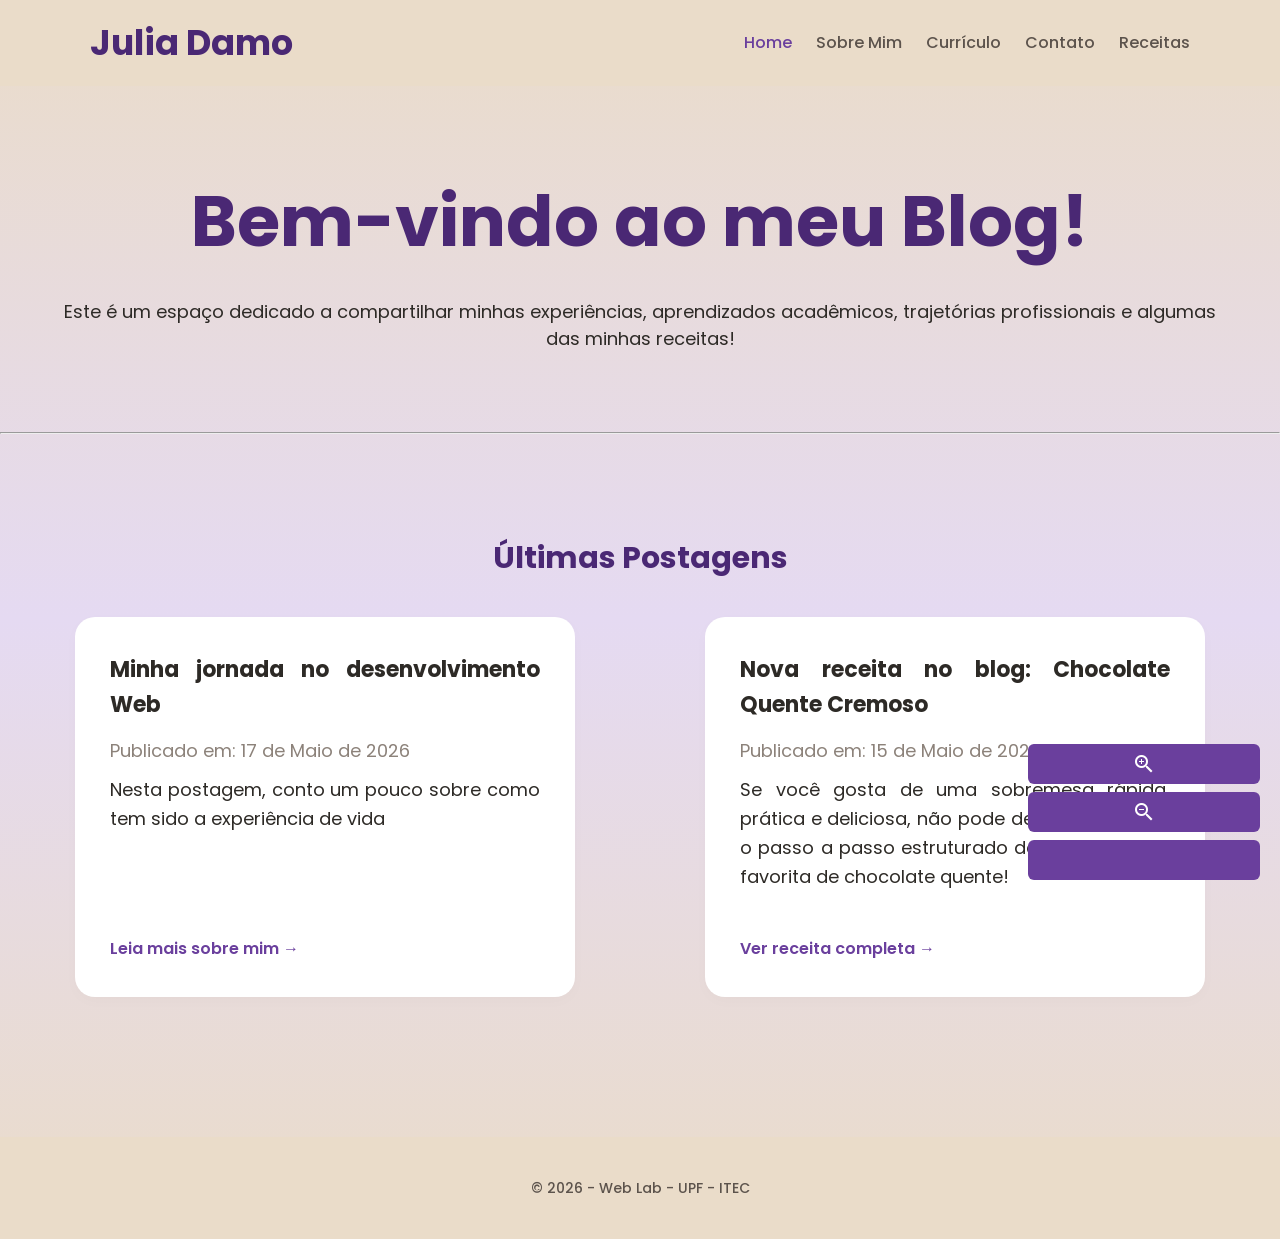
<file: index.html>
<!DOCTYPE html>
<html lang="pt-BR">

<head>
    <meta charset="UTF-8">
    <meta name="viewport" content="width=device-width, initial-scale=1.0">
    <title>Meu Blog - Home</title>
    
    <link href="css/style.css" rel="stylesheet">
    <link href="https://fonts.googleapis.com/icon?family=Material+Icons" rel="stylesheet">
</head>

<body>

    <header>
        <div class="cabecalho">
            <span class="logo">Julia Damo</span>
            <nav class="menu-principal">
                <ul>
                    <li><a href="index.html" class="active">Home</a></li>
                    <li><a href="about.html" ">Sobre Mim</a></li>
                    <li><a href="curriculum.html">Currículo</a></li>
                    <li><a href="contact.html">Contato</a></li>
                    <li><a href="receita.html">Receitas</a></li>
                </ul>
            </nav>
        </div>

    </header>

    <main>

        <section class="introducao">
            <h2>Bem-vindo ao meu Blog!</h2>
            <p>Este é um espaço dedicado a compartilhar minhas experiências, aprendizados acadêmicos, trajetórias
                profissionais e algumas das minhas receitas!</p>
        </section>
        <hr>
        <section class="secao-posts">
            <h2>Últimas Postagens</h2>
            <div class="cards">
                <div class="card-post">
                    <h3>Minha jornada no desenvolvimento Web</h3>
                    <p class="publicacao">
                        Publicado em: 17 de Maio de 2026
                    </p>

                    <p>
                        Nesta postagem, conto um pouco sobre como tem sido a experiência de vida
                    </p>

                    <a href="about.html" style="color: #6a3f9d; font-weight: 600; text-decoration: none;">
                        Leia mais sobre mim &rarr;
                    </a>
                </div>

                <div class="card-post">
                    <h3>Nova receita no blog: Chocolate Quente Cremoso</h3>

                    <p class="publicacao">
                        Publicado em: 15 de Maio de 2026
                    </p>

                    <p>
                        Se você gosta de uma sobremesa rápida, prática e deliciosa,
                        não pode deixar de conferir o passo a passo estruturado da
                        minha receita favorita de chocolate quente!
                    </p>

                    <a href="receitas/chocolatequente.html" style="color: #6a3f9d; font-weight: 600; text-decoration: none;">
                        Ver receita completa &rarr;
                    </a>
                </div>

            </div>
        </section>
    </main>

    <footer>
        <p>© 2026 - Web Lab - UPF - ITEC</p>
    </footer>

    <div class="controles-acessibilidade">
            <button id="btnAumentar" title="Aumentar Letra"><span class="material-icons">zoom_in</span></button>
            <button id="btnDiminuir" title="Diminuir Letra"><span class="material-icons">zoom_out</span></button>
            <button id="btnTheme" title="Alternar Tema"><span class="material-icons">dark_mode</span></button>
    </div>

    <script src="js/script.js"></script>

</body>

</html>
</file>
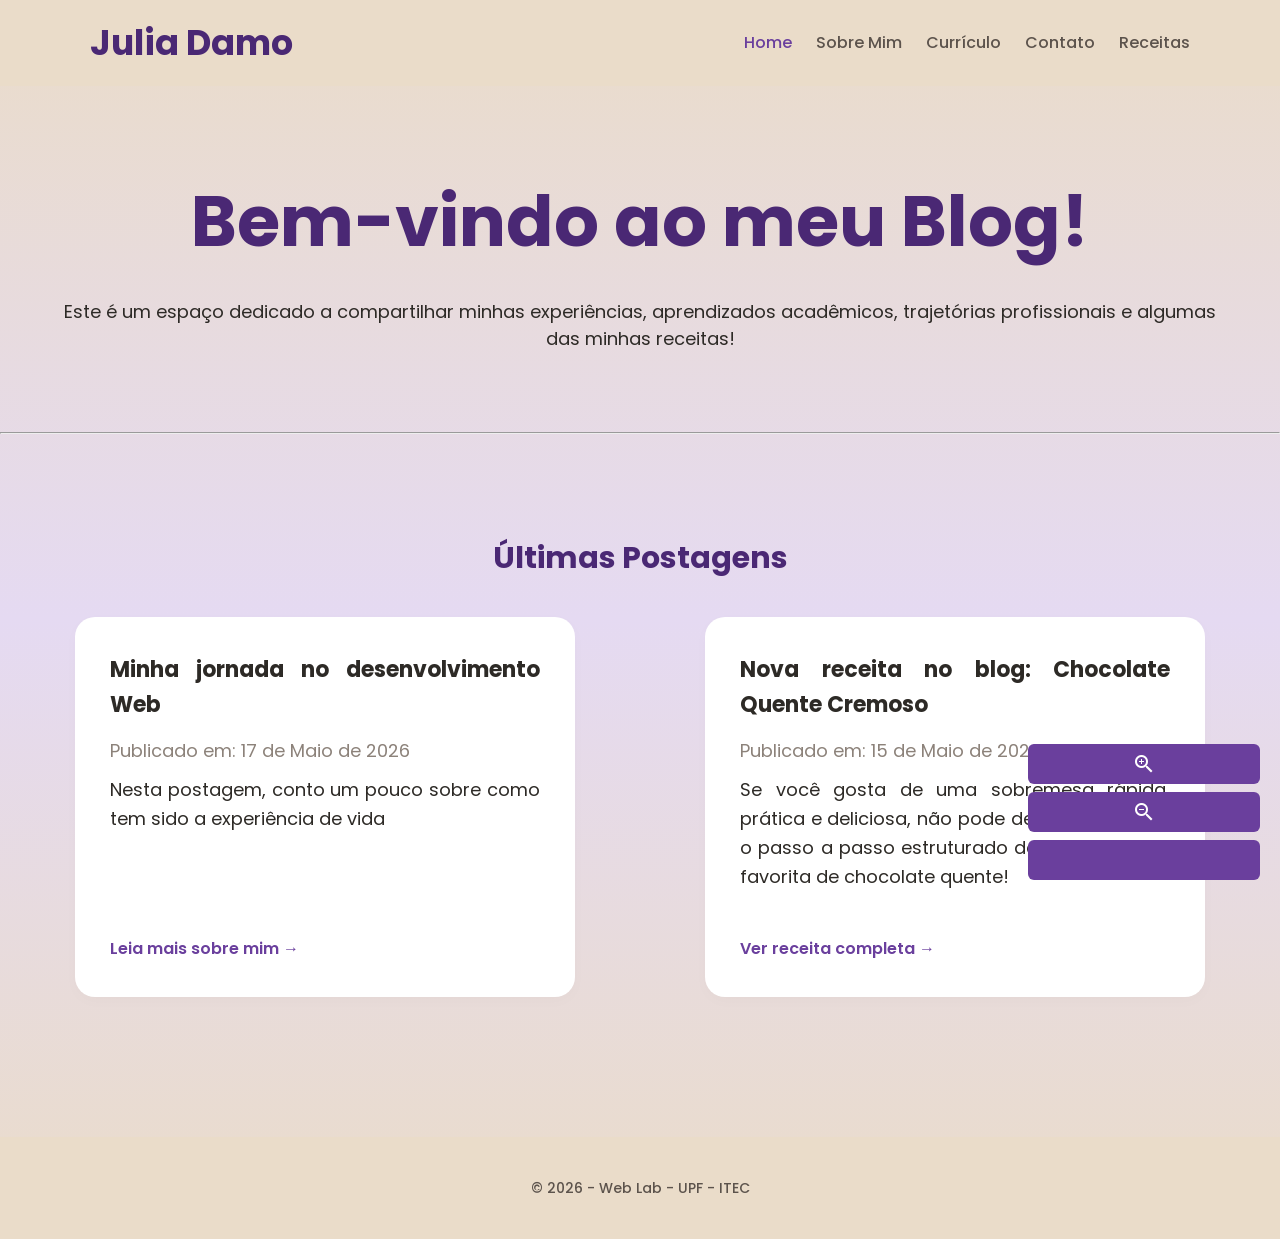
<file: paginas/index.html>
<!DOCTYPE html>
<html lang="pt-BR">

<head>
    <meta charset="UTF-8">
    <meta name="viewport" content="width=device-width, initial-scale=1.0">
    <title>Meu Blog - Home</title>
    
    <link href="../css/style.css" rel="stylesheet">
    <link href="https://fonts.googleapis.com/icon?family=Material+Icons" rel="stylesheet">
</head>

<body>

    <header>
        <div class="cabecalho">
            <span class="logo">Julia Damo</span>
            <nav class="menu-principal">
                <ul>
                    <li><a href="index.html" class="active">Home</a></li>
                    <li><a href="about.html" ">Sobre Mim</a></li>
                    <li><a href="curriculum.html">Currículo</a></li>
                    <li><a href="contact.html">Contato</a></li>
                    <li><a href="receita.html">Receitas</a></li>
                </ul>
            </nav>
        </div>

    </header>

    <main>

        <section class="introducao">
            <h2>Bem-vindo ao meu Blog!</h2>
            <p>Este é um espaço dedicado a compartilhar minhas experiências, aprendizados acadêmicos, trajetórias
                profissionais e algumas das minhas receitas!</p>
        </section>
        <hr>
        <section class="secao-posts">
            <h2>Últimas Postagens</h2>
            <div class="cards">
                <div class="card-post">
                    <h3>Minha jornada no desenvolvimento Web</h3>
                    <p class="publicacao">
                        Publicado em: 17 de Maio de 2026
                    </p>

                    <p>
                        Nesta postagem, conto um pouco sobre como tem sido a experiência de vida
                    </p>

                    <a href="../paginas/about.html" style="color: #6a3f9d; font-weight: 600; text-decoration: none;">
                        Leia mais sobre mim &rarr;
                    </a>
                </div>

                <div class="card-post">
                    <h3>Nova receita no blog: Chocolate Quente Cremoso</h3>

                    <p class="publicacao">
                        Publicado em: 15 de Maio de 2026
                    </p>

                    <p>
                        Se você gosta de uma sobremesa rápida, prática e deliciosa,
                        não pode deixar de conferir o passo a passo estruturado da
                        minha receita favorita de chocolate quente!
                    </p>

                    <a href="../receitas/chocolatequente.html" style="color: #6a3f9d; font-weight: 600; text-decoration: none;">
                        Ver receita completa &rarr;
                    </a>
                </div>

            </div>
        </section>
    </main>

    <footer>
        <p>© 2026 - Web Lab - UPF - ITEC</p>
    </footer>

    <div class="controles-acessibilidade">
            <button id="btnAumentar" title="Aumentar Letra"><span class="material-icons">zoom_in</span></button>
            <button id="btnDiminuir" title="Diminuir Letra"><span class="material-icons">zoom_out</span></button>
            <button id="btnTheme" title="Alternar Tema"><span class="material-icons">dark_mode</span></button>
    </div>

    <script src="../js/script.js"></script>

</body>

</html>
</file>
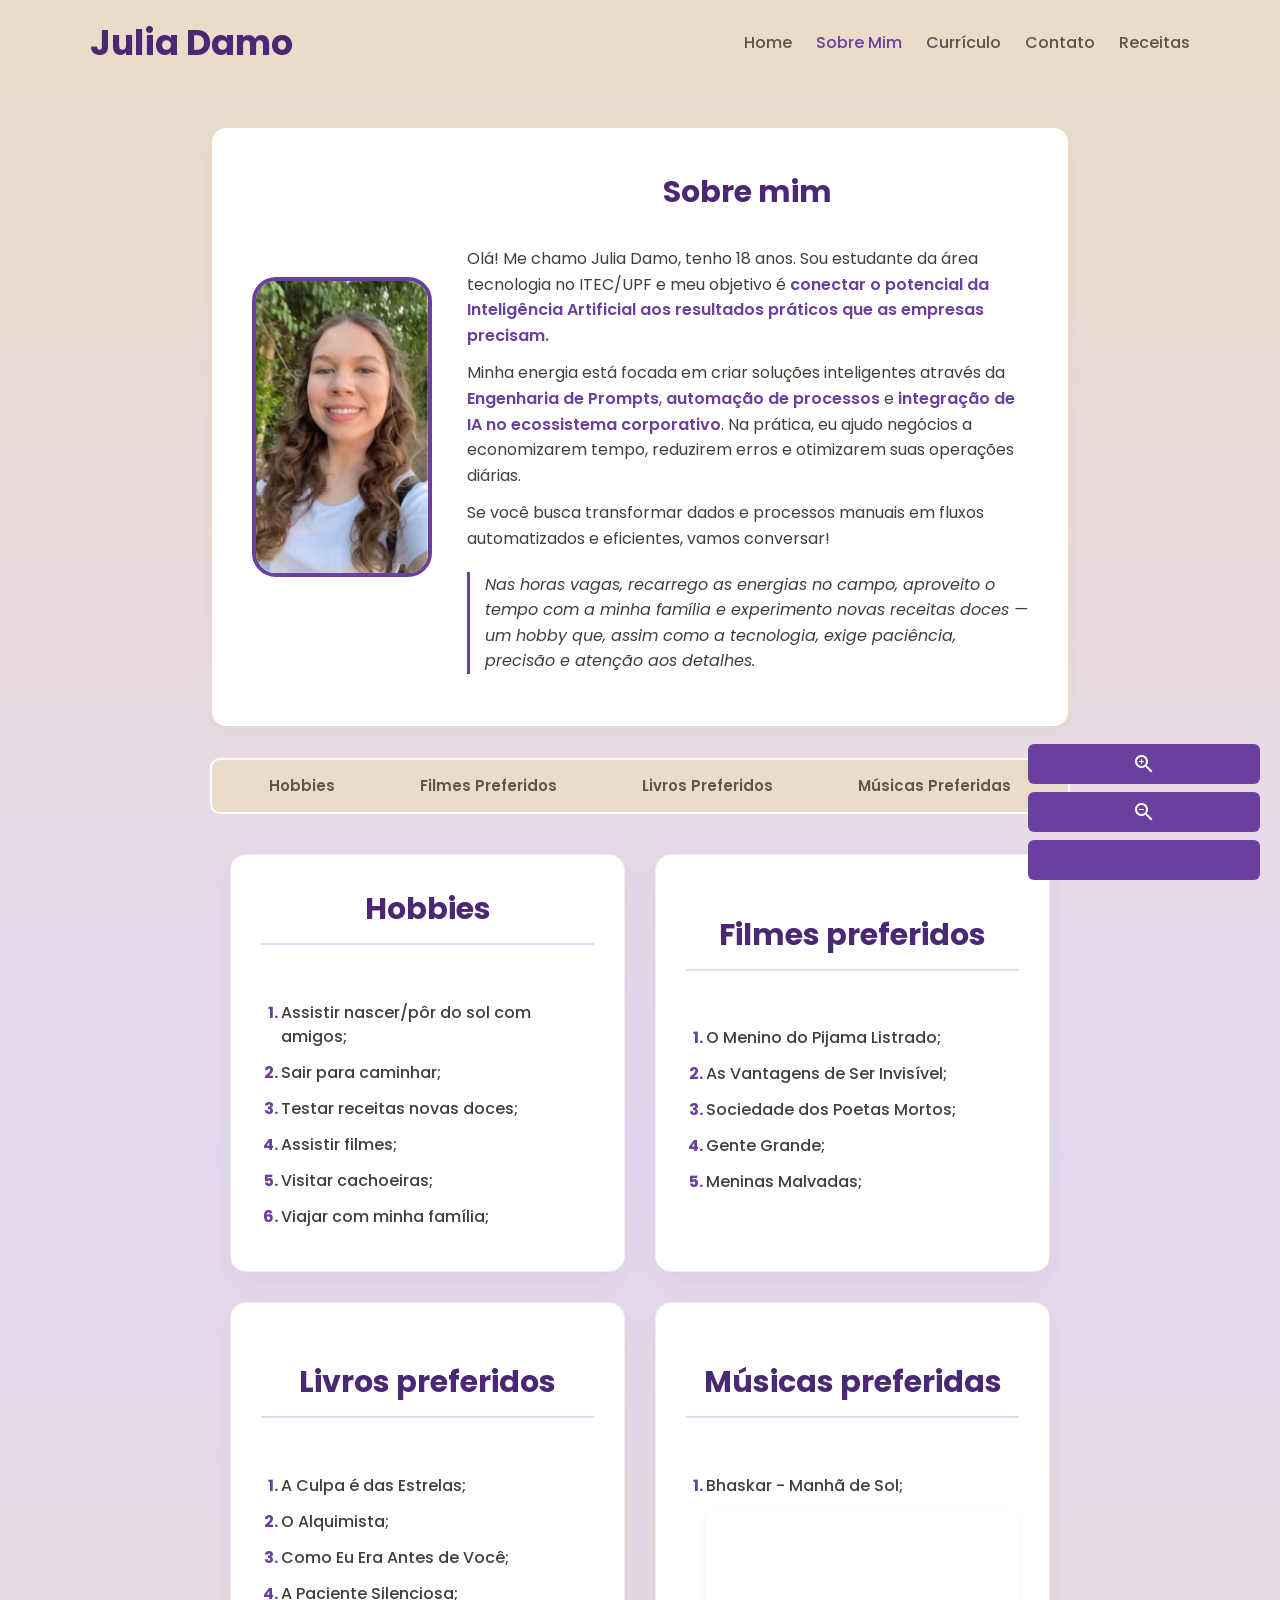
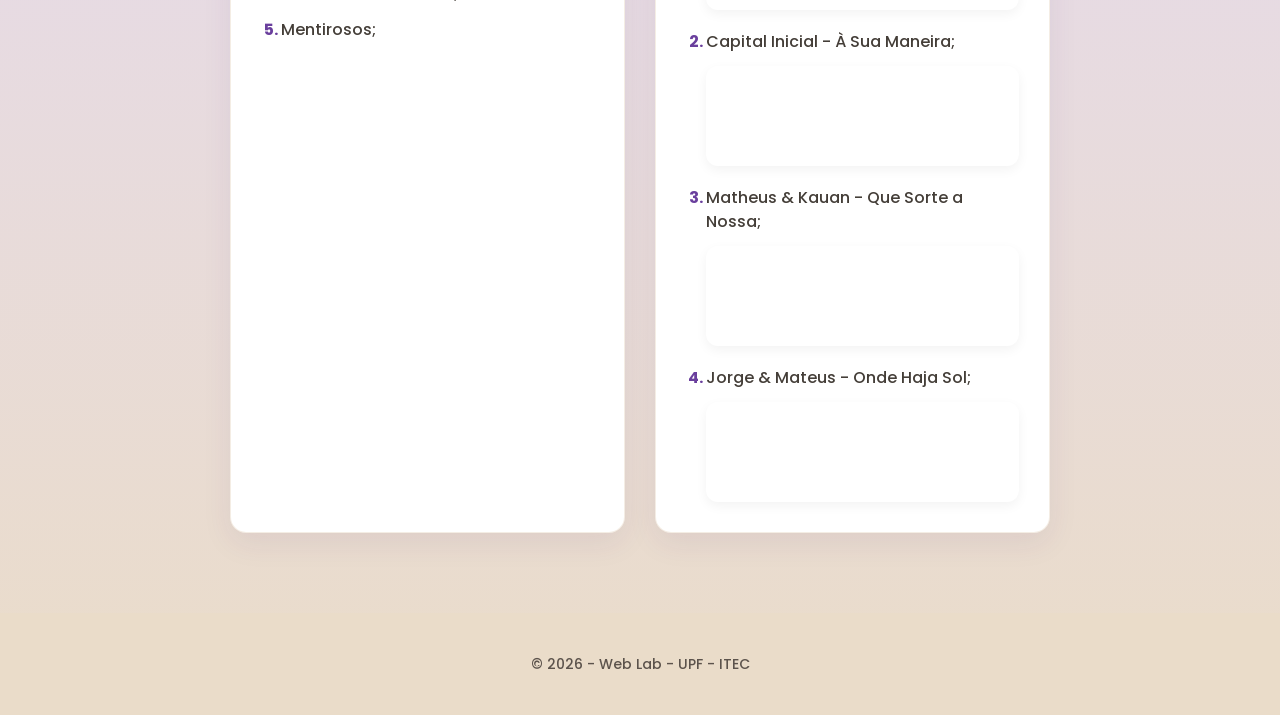
<file: about.html>
<!DOCTYPE html>
<html lang="pt-BR">

<head>
    <meta charset="UTF-8">
    <meta name="viewport" content="width=device-width, initial-scale=1.0">
    <title>Sobre Mim</title>

    <link href="css/style.css" rel="stylesheet">
    <link href="https://fonts.googleapis.com/icon?family=Material+Icons" rel="stylesheet">
    
</head>

<body>

    <header>
        <div class="cabecalho">
            <span class="logo">Julia Damo</span>
            <nav class="menu-principal">
                <ul>
                    <li><a href="index.html">Home</a></li>
                    <li><a href="about.html" class="active">Sobre Mim</a></li>
                    <li><a href="curriculum.html">Currículo</a></li>
                    <li><a href="contact.html">Contato</a></li>
                    <li><a href="receita.html">Receitas</a></li>
                </ul>
            </nav>
        </div>

    </header>

    <main class="container">
        
        <section>
            <div class="perfil-card">
                <img src="assets/myphoto.jpeg" alt="Minha foto de perfil profissional" class="profile-img">
                <div class="perfil-texto">
                    <h2>Sobre mim</h2>
                    <p>Olá! Me chamo Julia Damo, tenho 18 anos. Sou estudante da área tecnologia no ITEC/UPF e meu objetivo é <strong>conectar o potencial da Inteligência Artificial aos resultados práticos que as empresas precisam.</strong></p>
                    <p>
                        Minha energia está focada em criar soluções inteligentes através da <strong>Engenharia de Prompts</strong>, 
                        <strong>automação de processos</strong> e <strong>integração de IA no ecossistema corporativo</strong>. 
                        Na prática, eu ajudo negócios a economizarem tempo, reduzirem erros e otimizarem suas operações diárias.
                    </p>
                    <p>
                        Se você busca transformar dados e processos manuais em fluxos automatizados e eficientes, vamos conversar!
                    </p>
                    <p class="hobby-text">
                        Nas horas vagas, recarrego as energias no campo, aproveito o tempo com a minha família e experimento 
                        novas receitas doces — um hobby que, assim como a tecnologia, exige paciência, precisão e atenção aos detalhes.
                    </p>
                </div>
            </div>
        </section>

        <nav class="menu-ancoras">
            <a href="#Hobbies">Hobbies</a>
            <a href="#Filmes">Filmes Preferidos</a>
            <a href="#Livros">Livros Preferidos</a>
            <a href="#Musicas">Músicas Preferidas</a>
        </nav>

        <section class="listas-grid">
            
            <article id="Hobbies" class="lista-card">
                <h2>Hobbies</h2>
                <br>
                <ol>
                    <li>Assistir nascer/pôr do sol com amigos;</li>
                    <li>Sair para caminhar;</li>
                    <li>Testar receitas novas doces;</li>
                    <li>Assistir filmes;</li>
                    <li>Visitar cachoeiras;</li>
                    <li>Viajar com minha família;</li>
                </ol>
            </article>

            <article id="Filmes" class="lista-card">
                <br>
                <h2>Filmes preferidos</h2>
                <br>
                <ol>
                    <li>O Menino do Pijama Listrado;</li>
                    <li>As Vantagens de Ser Invisível;</li>
                    <li>Sociedade dos Poetas Mortos;</li>
                    <li>Gente Grande;</li>
                    <li>Meninas Malvadas;</li>
                </ol>
            </article>

            <article id="Livros" class="lista-card">
                <br>
                <h2>Livros preferidos</h2>
                <br>
                <ol>
                    <li>A Culpa é das Estrelas;</li>
                    <li>O Alquimista;</li>
                    <li>Como Eu Era Antes de Você;</li>
                    <li>A Paciente Silenciosa;</li>
                    <li>Mentirosos;</li>
                </ol>
            </article>

            <article id="Musicas" class="lista-card">
                <br>
                <h2>Músicas preferidas</h2>
                <br>
                <ol>
                    <li>Bhaskar - Manhã de Sol;</li>
                    <iframe data-testid="embed-iframe" style="border-radius:12px" src="https://open.spotify.com/embed/track/08Ytt6YGggnseK3QRjbvrU?utm_source=generator" width="100%" height="100" frameBorder="0" allowfullscreen="" allow="autoplay; clipboard-write; encrypted-media; fullscreen; picture-in-picture" loading="lazy"></iframe>
                    <li>Capital Inicial - À Sua Maneira;</li>
                    <iframe data-testid="embed-iframe" style="border-radius:12px" src="https://open.spotify.com/embed/track/21S2akASCzAq2ZJCMK0l2A?utm_source=generator" width="100%" height="100" frameBorder="0" allowfullscreen="" allow="autoplay; clipboard-write; encrypted-media; fullscreen; picture-in-picture" loading="lazy"></iframe>
                    <li>Matheus & Kauan - Que Sorte a Nossa;</li>
                    <iframe data-testid="embed-iframe" style="border-radius:12px" src="https://open.spotify.com/embed/track/44pllb9f5QwcrD2kKc0gS0?utm_source=generator" width="100%" height="100" frameBorder="0" allowfullscreen="" allow="autoplay; clipboard-write; encrypted-media; fullscreen; picture-in-picture" loading="lazy"></iframe>
                    <li>Jorge & Mateus - Onde Haja Sol;</li>
                    <iframe data-testid="embed-iframe" style="border-radius:12px" src="https://open.spotify.com/embed/track/1rDlMK0OQ1xwM6yP2wBewg?utm_source=generator" width="100%" height="100" frameBorder="0" allowfullscreen="" allow="autoplay; clipboard-write; encrypted-media; fullscreen; picture-in-picture" loading="lazy"></iframe>
                </ol>
            </article>

        </section>

    </main>

    <footer>
        <p>© 2026 - Web Lab - UPF - ITEC</p>
    </footer>

    <div class="controles-acessibilidade">
            <button id="btnAumentar" title="Aumentar Letra"><span class="material-icons">zoom_in</span></button>
            <button id="btnDiminuir" title="Diminuir Letra"><span class="material-icons">zoom_out</span></button>
            <button id="btnTheme" title="Alternar Tema"><span class="material-icons">dark_mode</span></button>
    </div>

    <script src="js/script.js"></script>

</body>
</html>
</file>
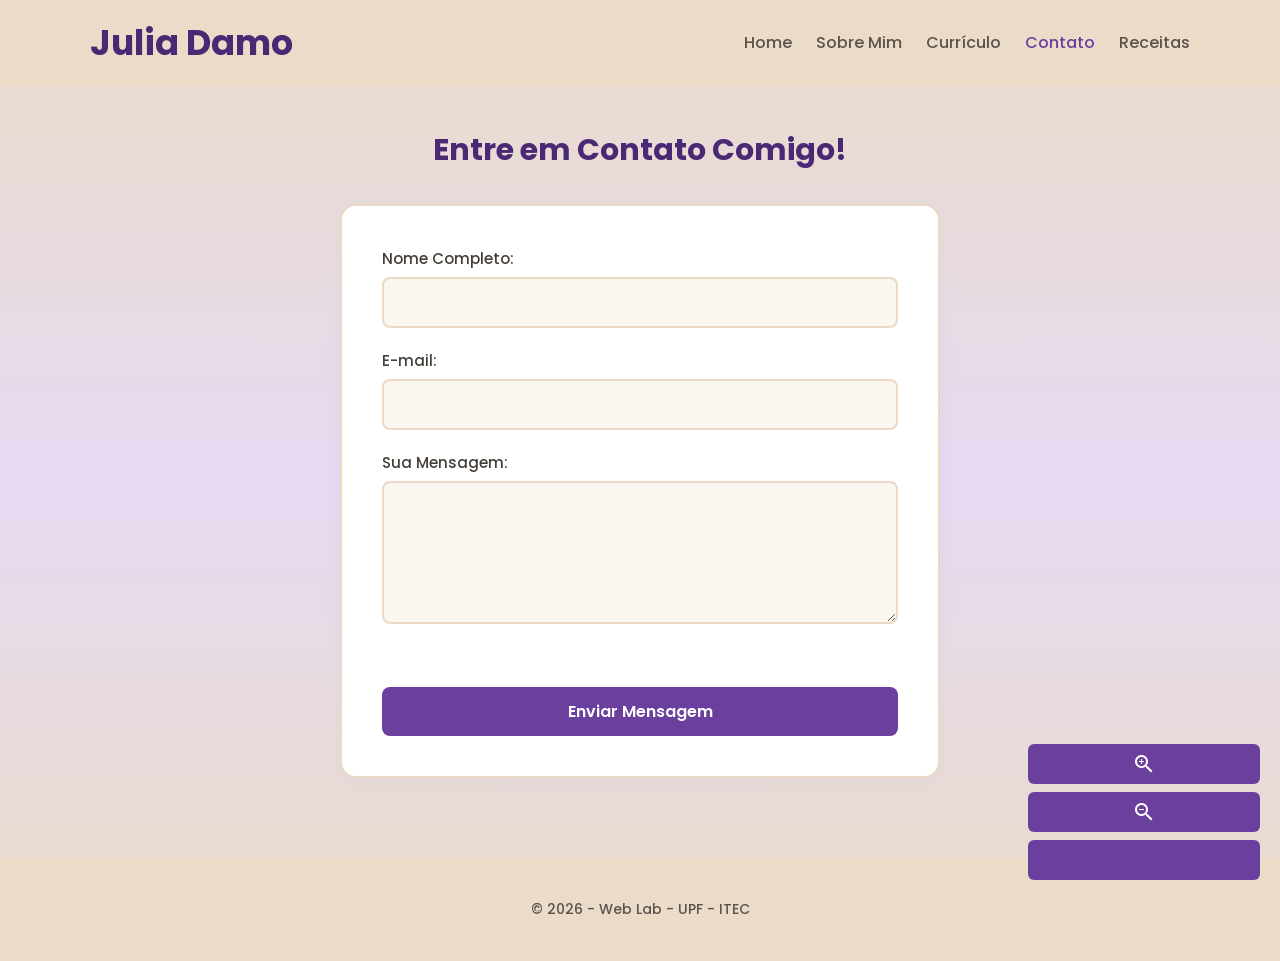
<file: contact.html>
<!DOCTYPE html>
<html lang="pt-BR">
<head>
    <meta charset="UTF-8">
    <meta name="viewport" content="width=device-width, initial-scale=1.0">
    <title>Contato</title>

    <link href="css/style.css" rel="stylesheet">
    <link href="https://fonts.googleapis.com/icon?family=Material+Icons" rel="stylesheet">
</head>
<body>

    <header>
        <div class="cabecalho">
            <span class="logo">Julia Damo</span>
            <nav class="menu-principal">
                <ul>
                    <li><a href="index.html">Home</a></li>
                    <li><a href="about.html">Sobre Mim</a></li>
                    <li><a href="curriculum.html">Currículo</a></li>
                    <li><a href="contact.html" class="active">Contato</a></li>
                    <li><a href="receita.html">Receitas</a></li>
                </ul>
            </nav>
        </div>

    </header>

    <main class="container">
        <section class="Formulário de Contato">
            <h2>Entre em Contato Comigo!</h2>
            <form id="contato">
                <div class="Nome Completo">
                    <label for="name">Nome Completo:</label>
                    <br>
                    <input type="text" id="name" name="name">
                </div>
                
                <div class="Email">
                    <label for="email">E-mail:</label>
                    <br>
                    <input type="email" id="email" name="email">
                </div>

                <div class="Sua Mensagem">
                    <label for="message">Sua Mensagem:</label>
                    <br>
                    <textarea id="message" name="message" rows="5"></textarea>
                </div>
                <br>
                <button type="submit" class="btn-submit">Enviar Mensagem</button>
                <p id="form-feedback" class="form-feedback"></p>
            </form>
        </section>
    </main>

    <footer>
        <p>© 2026 - Web Lab - UPF - ITEC</p>
    </footer>

    <div class="controles-acessibilidade">
            <button id="btnAumentar" title="Aumentar Letra"><span class="material-icons">zoom_in</span></button>
            <button id="btnDiminuir" title="Diminuir Letra"><span class="material-icons">zoom_out</span></button>
            <button id="btnTheme" title="Alternar Tema"><span class="material-icons">dark_mode</span></button>
    </div>

    <script src="js/script.js"></script>
    <script src="js/contact.js"></script>

</body>
</html>
</file>
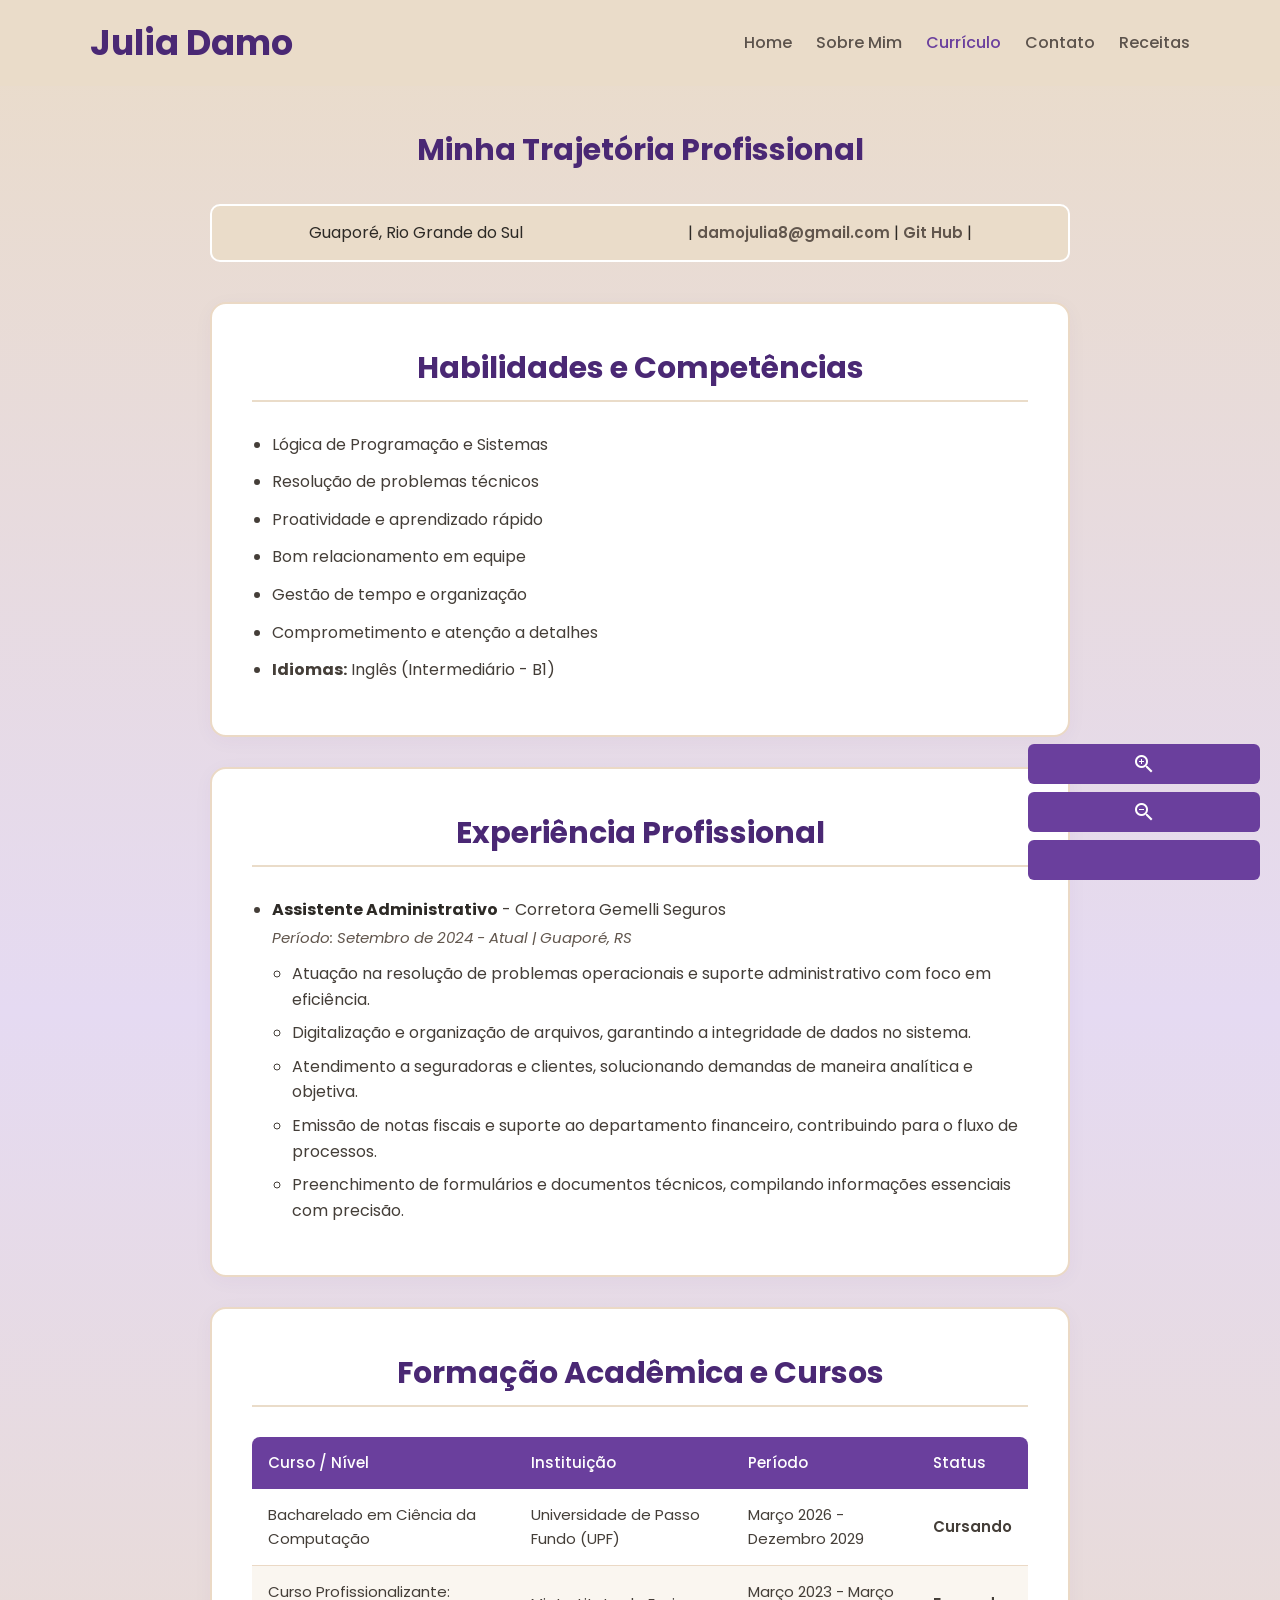
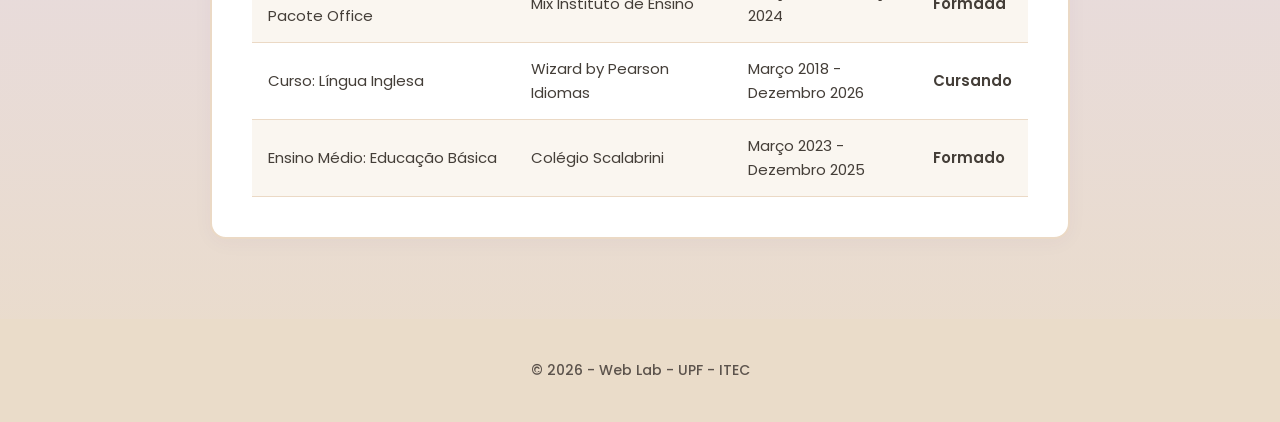
<file: curriculum.html>
<!DOCTYPE html>
<html lang="pt-BR">

<head>
    <meta charset="UTF-8">
    <meta name="viewport" content="width=device-width, initial-scale=1.0">
    <title>Currículo Profissional - Julia Damo</title>
    
    <link href="css/style.css" rel="stylesheet">
    <link href="https://fonts.googleapis.com/icon?family=Material+Icons" rel="stylesheet">
</head>

<body>

    <header>
        <div class="cabecalho">
            <span class="logo">Julia Damo</span>
            <nav class="menu-principal">
                <ul>
                    <li><a href="index.html">Home</a></li>
                    <li><a href="about.html">Sobre Mim</a></li>
                    <li><a href="curriculum.html" class="active">Currículo</a></li>
                    <li><a href="contact.html">Contato</a></li>
                    <li><a href="receita.html">Receitas</a></li>
                </ul>
            </nav>
        </div>

    </header>


    <main class="container">
        
        <h2>Minha Trajetória Profissional</h2>

        <div class="menu-ancoras">
           <p>Guaporé, Rio Grande do Sul</p>
            <p>
            | <a href="mailto:damojulia8@gmail.com">damojulia8@gmail.com</a> |  <a href="https://github.com/juliadamo">Git Hub</a> | 
            </p>
        </div>

        <section class="habilidades" id="Habilidades e Competências">
            <h2>Habilidades e Competências</h2>
            <ul>
                <li>Lógica de Programação e Sistemas</li>
                <li>Resolução de problemas técnicos</li>
                <li>Proatividade e aprendizado rápido</li>
                <li>Bom relacionamento em equipe</li>
                <li>Gestão de tempo e organização</li>
                <li>Comprometimento e atenção a detalhes</li>
                <li><strong>Idiomas:</strong> Inglês (Intermediário - B1)
                </li>
            </ul>
        </section>

        <section class="experiencia" id="Experiência Profissional">
            <h2>Experiência Profissional</h2>
            <ul>
                <li>
                    <strong>Assistente Administrativo</strong> - Corretora Gemelli Seguros
                    <p><em>Período: Setembro de 2024 - Atual | Guaporé, RS</em></p>
                    <ul>
                        <li>Atuação na resolução de problemas operacionais e suporte administrativo com foco em
                            eficiência.</li>
                        <li>Digitalização e organização de arquivos, garantindo a integridade de dados no sistema.</li>
                        <li>Atendimento a seguradoras e clientes, solucionando demandas de maneira analítica e
                            objetiva.</li>
                        <li>Emissão de notas fiscais e suporte ao departamento financeiro, contribuindo para o fluxo de
                            processos.</li>
                        <li>Preenchimento de formulários e documentos técnicos, compilando informações essenciais com
                            precisão.</li>
                    </ul>
                </li>
            </ul>
        </section>

        <section class="formacao" id="Formação Acadêmica e Cursos">
            <h2>Formação Acadêmica e Cursos</h2>
            <table class="formacao-table">
                <thead>
                    <tr>
                        <th>Curso / Nível</th>
                        <th>Instituição</th>
                        <th>Período</th>
                        <th>Status</th>
                    </tr>
                </thead>
                <tbody>
                    <tr>
                        <td>Bacharelado em Ciência da Computação</td>
                        <td>Universidade de Passo Fundo (UPF)</td>
                        <td>Março 2026 - Dezembro 2029</td>
                        <td class="status-cursando">Cursando </td>
                    </tr>
                    <tr>
                        <td>Curso Profissionalizante: Pacote Office</td>
                        <td>Mix Instituto de Ensino</td>
                        <td>Março 2023 - Março 2024</td>
                        <td class="status-formada">Formada </td>
                    </tr>
                    <tr>
                        <td>Curso: Língua Inglesa</td>
                        <td>Wizard by Pearson Idiomas</td>
                        <td>Março 2018 - Dezembro 2026</td>
                        <td class="status-cursando">Cursando </td>
                    </tr>
                    <tr>
                        <td>Ensino Médio: Educação Básica</td>
                        <td>Colégio Scalabrini</td>
                        <td>Março 2023 - Dezembro 2025</td>
                        <td class="status-formado">Formado </td>
                    </tr>
                </tbody>
            </table>
        </section>
    </main>

    <footer>
        <p>© 2026 - Web Lab - UPF - ITEC</p>
    </footer>

    <div class="controles-acessibilidade">
            <button id="btnAumentar" title="Aumentar Letra"><span class="material-icons">zoom_in</span></button>
            <button id="btnDiminuir" title="Diminuir Letra"><span class="material-icons">zoom_out</span></button>
            <button id="btnTheme" title="Alternar Tema"><span class="material-icons">dark_mode</span></button>
    </div>

    <script src="js/script.js"></script>

</body>

</html>
</file>
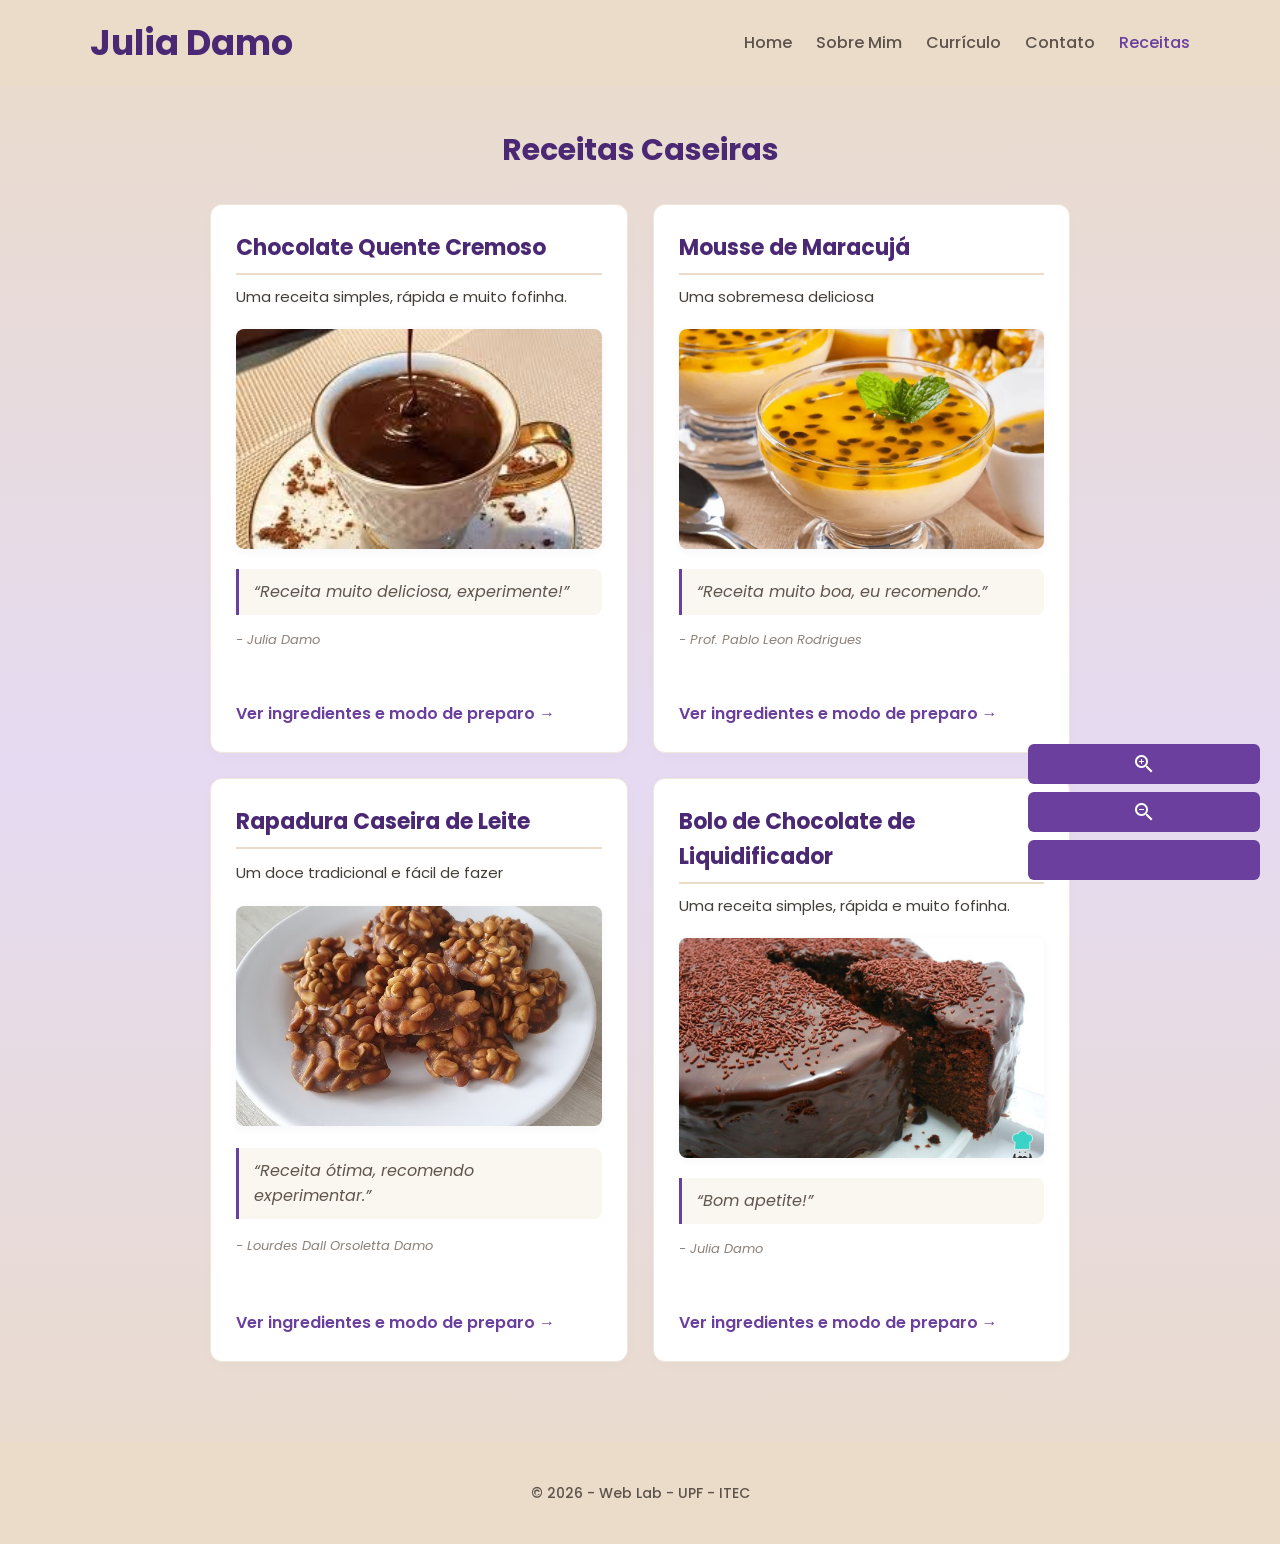
<file: receita.html>
<!DOCTYPE html>
<html lang="pt-BR">
<head>
    <meta charset="UTF-8">
    <meta name="viewport" content="width=device-width, initial-scale=1.0">
    <title>Receitas Web Lab</title>
    
    <link href="css/style.css" rel="stylesheet">
    <link href="https://fonts.googleapis.com/icon?family=Material+Icons" rel="stylesheet">
</head>
<body>

    <header>
        <div class="cabecalho">
            <span class="logo">Julia Damo</span>
            <nav class="menu-principal">
                <ul>
                    <li><a href="index.html">Home</a></li>
                    <li><a href="about.html">Sobre Mim</a></li>
                    <li><a href="curriculum.html">Currículo</a></li>
                    <li><a href="contact.html">Contato</a></li>
                    <li><a href="receita.html" class="active">Receitas</a></li>
                </ul>
            </nav>
        </div>

    </header>

    <main class="container">
        <h2>Receitas Caseiras</h2>

        <div class="listas-section">

            <article class="lista-item" id="chocolate-quente">
                <h3>Chocolate Quente Cremoso</h3> 
                <p>Uma receita simples, rápida e muito fofinha.</p>
                <img src="assets/cholocatequente.jpeg" alt="Imagem de um chocolate quente cremoso" class="recipe-img" style="width: 100%; border-radius: 8px; margin: 10px 0;">
                <blockquote><q>Receita muito deliciosa, experimente!</q></blockquote>
                <p><em>- Julia Damo</em></p>
                <br>
                <a href="receitas/chocolatequente.html" style="color: #6a3f9d; font-weight: 600; text-decoration: none;">Ver ingredientes e modo de preparo &rarr;</a>
            </article>

            <article class="lista-item" id="mousse-maracuja">
                <h3>Mousse de Maracujá</h3>
                <p>Uma sobremesa deliciosa</p>
                <img src="assets/mousse.jpeg" alt="Imagem de um mousse de maracujá" class="recipe-img" style="width: 100%; border-radius: 8px; margin: 10px 0;">
                <blockquote><q>Receita muito boa, eu recomendo.</q></blockquote>
                <p><em>- Prof. Pablo Leon Rodrigues</em></p>
                <br>
                <a href="receitas/mousse.html" style="color: #6a3f9d; font-weight: 600; text-decoration: none;">Ver ingredientes e modo de preparo &rarr;</a>
            </article>

            <article class="lista-item" id="rapadura-caseira">
                <h3>Rapadura Caseira de Leite</h3>
                <p>Um doce tradicional e fácil de fazer</p>
                <img src="assets/rapadura.jpeg" alt="Imagem de uma rapadura caseira de leite" class="recipe-img" style="width: 100%; border-radius: 8px; margin: 10px 0;">    
                <blockquote><q>Receita ótima, recomendo experimentar.</q></blockquote>
                <p><em>- Lourdes Dall Orsoletta Damo</em></p>
                <br>
                <a href="receitas/rapadura.html" style="color: #6a3f9d; font-weight: 600; text-decoration: none;">Ver ingredientes e modo de preparo &rarr;</a>
            </article>

            <article class="lista-item" id="bolo-chocolate">
                <h3>Bolo de Chocolate de Liquidificador</h3>
                <p>Uma receita simples, rápida e muito fofinha.</p>
                <img src="assets/bolo.jpeg" alt="Imagem de um bolo de chocolate de liquidificador" class="recipe-img" style="width: 100%; border-radius: 8px; margin: 10px 0;">
                <blockquote><q>Bom apetite!</q></blockquote>
                <p><em>- Julia Damo</em></p>
                <br>
                <a href="receitas/bolo.html" style="color: #6a3f9d; font-weight: 600; text-decoration: none;">Ver ingredientes e modo de preparo &rarr;</a>
            </article>

        </div>
    </main>

    <footer>
        <p>© 2026 - Web Lab - UPF - ITEC</p>
    </footer>

    <div class="controles-acessibilidade">
            <button id="btnAumentar" title="Aumentar Letra"><span class="material-icons">zoom_in</span></button>
            <button id="btnDiminuir" title="Diminuir Letra"><span class="material-icons">zoom_out</span></button>
            <button id="btnTheme" title="Alternar Tema"><span class="material-icons">dark_mode</span></button>
    </div>

    <script src="js/script.js"></script>

</body>
</html>
</file>
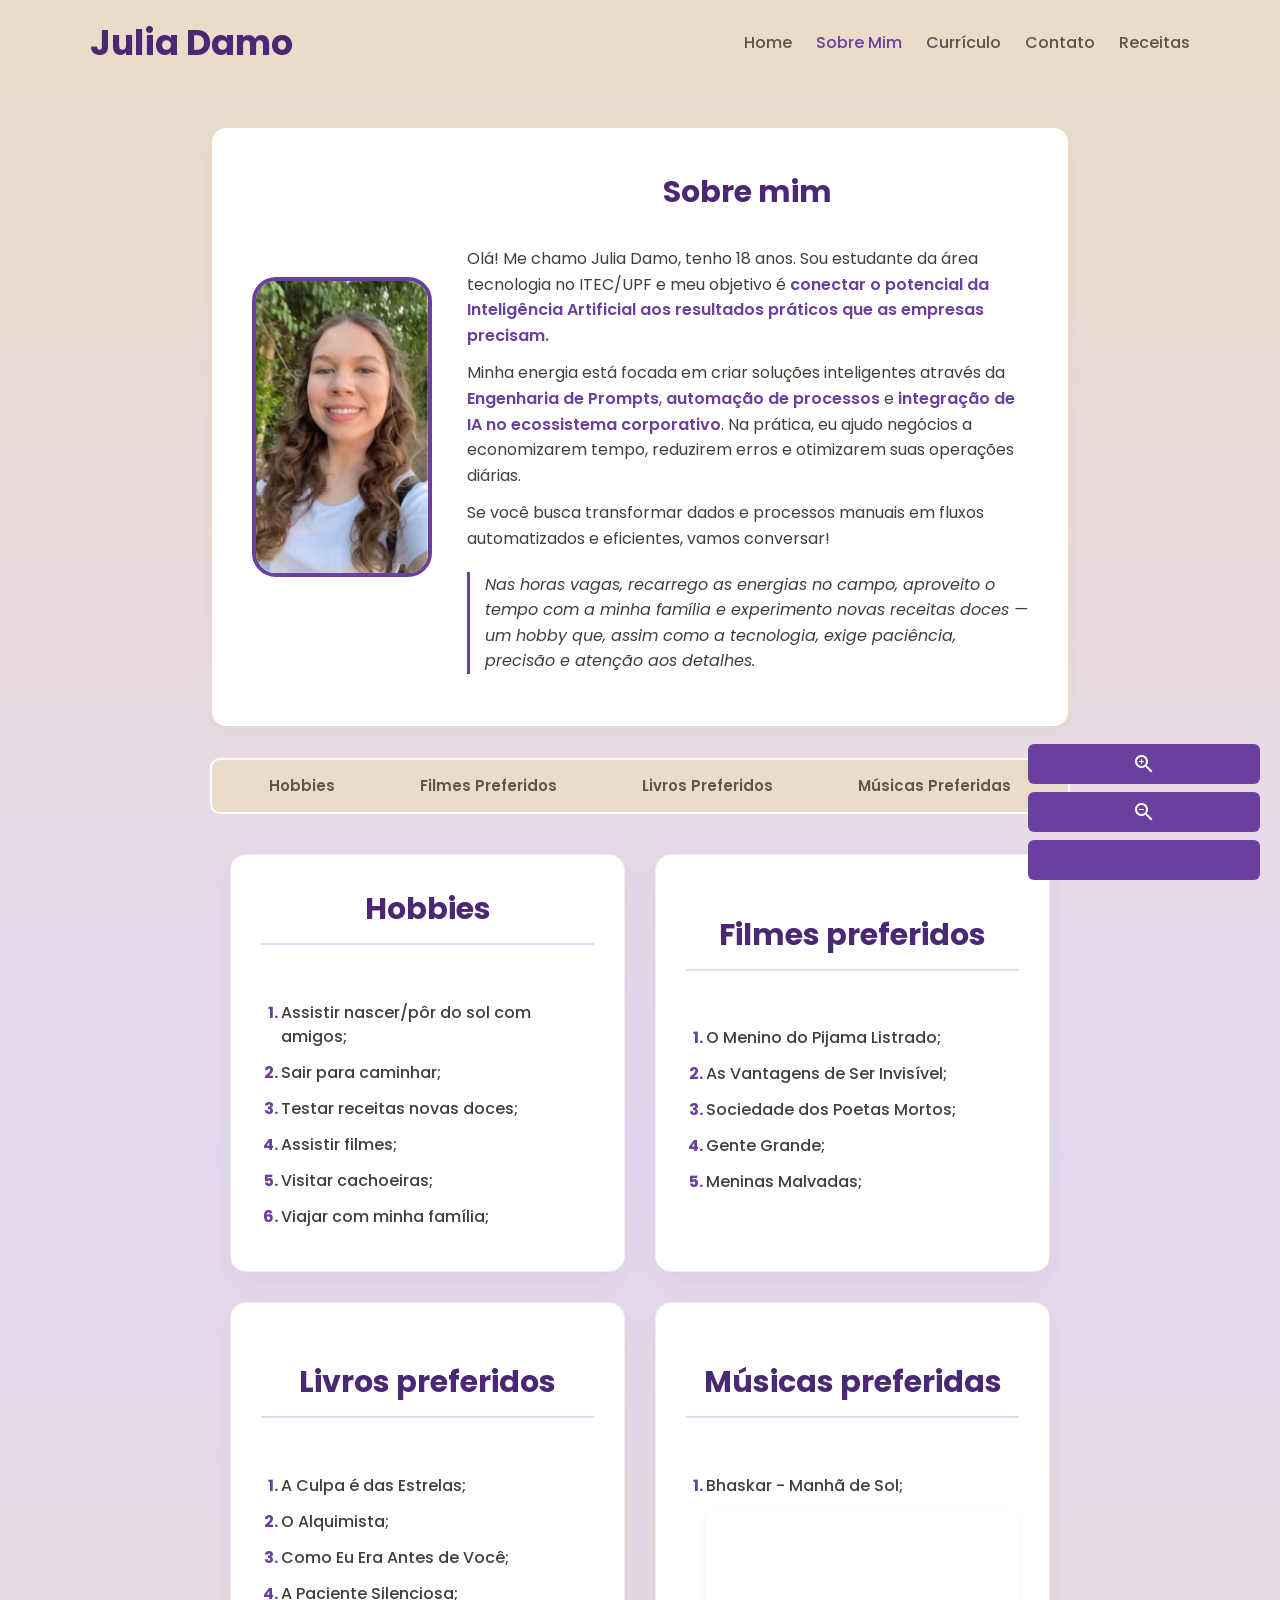
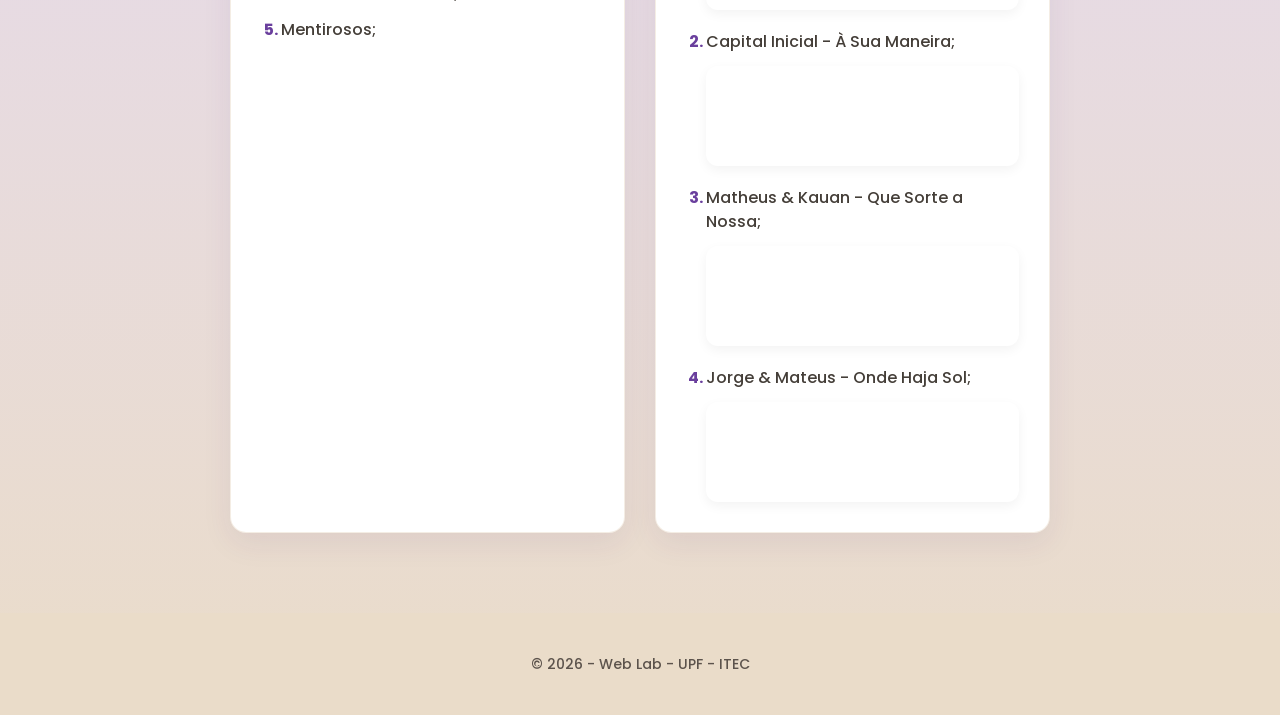
<file: paginas/about.html>
<!DOCTYPE html>
<html lang="pt-BR">

<head>
    <meta charset="UTF-8">
    <meta name="viewport" content="width=device-width, initial-scale=1.0">
    <title>Sobre Mim</title>

    <link href="../css/style.css" rel="stylesheet">
    <link href="https://fonts.googleapis.com/icon?family=Material+Icons" rel="stylesheet">
    
</head>

<body>

    <header>
        <div class="cabecalho">
            <span class="logo">Julia Damo</span>
            <nav class="menu-principal">
                <ul>
                    <li><a href="index.html">Home</a></li>
                    <li><a href="about.html" class="active">Sobre Mim</a></li>
                    <li><a href="curriculum.html">Currículo</a></li>
                    <li><a href="contact.html">Contato</a></li>
                    <li><a href="receita.html">Receitas</a></li>
                </ul>
            </nav>
        </div>

    </header>

    <main class="container">
        
        <section>
            <div class="perfil-card">
                <img src="../assets/myphoto.jpeg" alt="Minha foto de perfil profissional" class="profile-img">
                <div class="perfil-texto">
                    <h2>Sobre mim</h2>
                    <p>Olá! Me chamo Julia Damo, tenho 18 anos. Sou estudante da área tecnologia no ITEC/UPF e meu objetivo é <strong>conectar o potencial da Inteligência Artificial aos resultados práticos que as empresas precisam.</strong></p>
                    <p>
                        Minha energia está focada em criar soluções inteligentes através da <strong>Engenharia de Prompts</strong>, 
                        <strong>automação de processos</strong> e <strong>integração de IA no ecossistema corporativo</strong>. 
                        Na prática, eu ajudo negócios a economizarem tempo, reduzirem erros e otimizarem suas operações diárias.
                    </p>
                    <p>
                        Se você busca transformar dados e processos manuais em fluxos automatizados e eficientes, vamos conversar!
                    </p>
                    <p class="hobby-text">
                        Nas horas vagas, recarrego as energias no campo, aproveito o tempo com a minha família e experimento 
                        novas receitas doces — um hobby que, assim como a tecnologia, exige paciência, precisão e atenção aos detalhes.
                    </p>
                </div>
            </div>
        </section>

        <nav class="menu-ancoras">
            <a href="#Hobbies">Hobbies</a>
            <a href="#Filmes">Filmes Preferidos</a>
            <a href="#Livros">Livros Preferidos</a>
            <a href="#Musicas">Músicas Preferidas</a>
        </nav>

        <section class="listas-grid">
            
            <article id="Hobbies" class="lista-card">
                <h2>Hobbies</h2>
                <br>
                <ol>
                    <li>Assistir nascer/pôr do sol com amigos;</li>
                    <li>Sair para caminhar;</li>
                    <li>Testar receitas novas doces;</li>
                    <li>Assistir filmes;</li>
                    <li>Visitar cachoeiras;</li>
                    <li>Viajar com minha família;</li>
                </ol>
            </article>

            <article id="Filmes" class="lista-card">
                <br>
                <h2>Filmes preferidos</h2>
                <br>
                <ol>
                    <li>O Menino do Pijama Listrado;</li>
                    <li>As Vantagens de Ser Invisível;</li>
                    <li>Sociedade dos Poetas Mortos;</li>
                    <li>Gente Grande;</li>
                    <li>Meninas Malvadas;</li>
                </ol>
            </article>

            <article id="Livros" class="lista-card">
                <br>
                <h2>Livros preferidos</h2>
                <br>
                <ol>
                    <li>A Culpa é das Estrelas;</li>
                    <li>O Alquimista;</li>
                    <li>Como Eu Era Antes de Você;</li>
                    <li>A Paciente Silenciosa;</li>
                    <li>Mentirosos;</li>
                </ol>
            </article>

            <article id="Musicas" class="lista-card">
                <br>
                <h2>Músicas preferidas</h2>
                <br>
                <ol>
                    <li>Bhaskar - Manhã de Sol;</li>
                    <iframe data-testid="embed-iframe" style="border-radius:12px" src="https://open.spotify.com/embed/track/08Ytt6YGggnseK3QRjbvrU?utm_source=generator" width="100%" height="100" frameBorder="0" allowfullscreen="" allow="autoplay; clipboard-write; encrypted-media; fullscreen; picture-in-picture" loading="lazy"></iframe>
                    <li>Capital Inicial - À Sua Maneira;</li>
                    <iframe data-testid="embed-iframe" style="border-radius:12px" src="https://open.spotify.com/embed/track/21S2akASCzAq2ZJCMK0l2A?utm_source=generator" width="100%" height="100" frameBorder="0" allowfullscreen="" allow="autoplay; clipboard-write; encrypted-media; fullscreen; picture-in-picture" loading="lazy"></iframe>
                    <li>Matheus & Kauan - Que Sorte a Nossa;</li>
                    <iframe data-testid="embed-iframe" style="border-radius:12px" src="https://open.spotify.com/embed/track/44pllb9f5QwcrD2kKc0gS0?utm_source=generator" width="100%" height="100" frameBorder="0" allowfullscreen="" allow="autoplay; clipboard-write; encrypted-media; fullscreen; picture-in-picture" loading="lazy"></iframe>
                    <li>Jorge & Mateus - Onde Haja Sol;</li>
                    <iframe data-testid="embed-iframe" style="border-radius:12px" src="https://open.spotify.com/embed/track/1rDlMK0OQ1xwM6yP2wBewg?utm_source=generator" width="100%" height="100" frameBorder="0" allowfullscreen="" allow="autoplay; clipboard-write; encrypted-media; fullscreen; picture-in-picture" loading="lazy"></iframe>
                </ol>
            </article>

        </section>

    </main>

    <footer>
        <p>© 2026 - Web Lab - UPF - ITEC</p>
    </footer>

    <div class="controles-acessibilidade">
            <button id="btnAumentar" title="Aumentar Letra"><span class="material-icons">zoom_in</span></button>
            <button id="btnDiminuir" title="Diminuir Letra"><span class="material-icons">zoom_out</span></button>
            <button id="btnTheme" title="Alternar Tema"><span class="material-icons">dark_mode</span></button>
    </div>

    <script src="../js/script.js"></script>

</body>
</html>
</file>
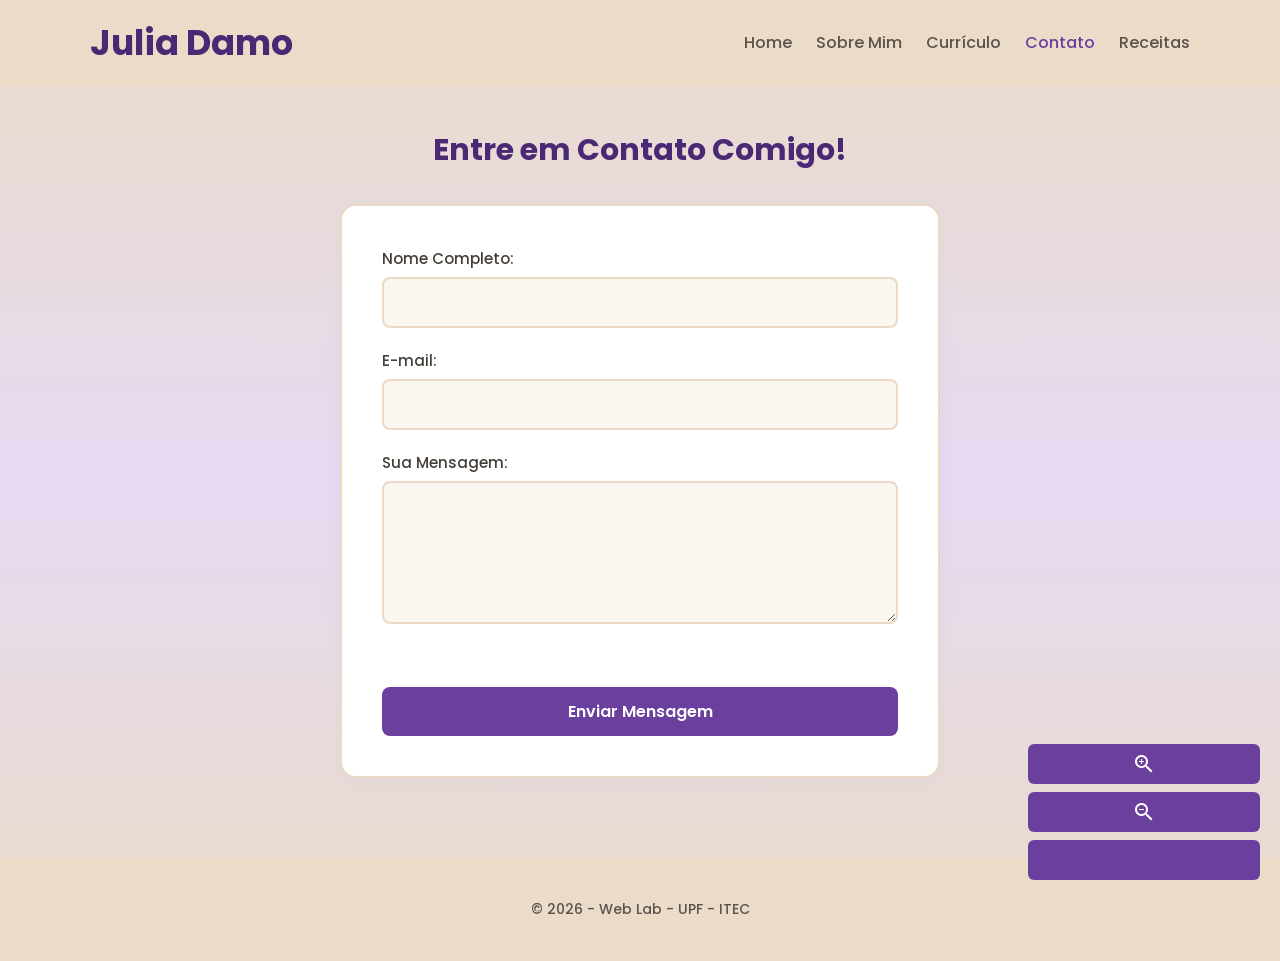
<file: paginas/contact.html>
<!DOCTYPE html>
<html lang="pt-BR">
<head>
    <meta charset="UTF-8">
    <meta name="viewport" content="width=device-width, initial-scale=1.0">
    <title>Contato</title>

    <link href="../css/style.css" rel="stylesheet">
    <link href="https://fonts.googleapis.com/icon?family=Material+Icons" rel="stylesheet">
</head>
<body>

    <header>
        <div class="cabecalho">
            <span class="logo">Julia Damo</span>
            <nav class="menu-principal">
                <ul>
                    <li><a href="index.html">Home</a></li>
                    <li><a href="about.html">Sobre Mim</a></li>
                    <li><a href="curriculum.html">Currículo</a></li>
                    <li><a href="contact.html" class="active">Contato</a></li>
                    <li><a href="receita.html">Receitas</a></li>
                </ul>
            </nav>
        </div>

    </header>

    <main class="container">
        <section class="Formulário de Contato">
            <h2>Entre em Contato Comigo!</h2>
            <form id="contato">
                <div class="Nome Completo">
                    <label for="name">Nome Completo:</label>
                    <br>
                    <input type="text" id="name" name="name">
                </div>
                
                <div class="Email">
                    <label for="email">E-mail:</label>
                    <br>
                    <input type="email" id="email" name="email">
                </div>

                <div class="Sua Mensagem">
                    <label for="message">Sua Mensagem:</label>
                    <br>
                    <textarea id="message" name="message" rows="5"></textarea>
                </div>
                <br>
                <button type="submit" class="btn-submit">Enviar Mensagem</button>
                <p id="form-feedback" class="form-feedback"></p>
            </form>
        </section>
    </main>

    <footer>
        <p>© 2026 - Web Lab - UPF - ITEC</p>
    </footer>

    <div class="controles-acessibilidade">
            <button id="btnAumentar" title="Aumentar Letra"><span class="material-icons">zoom_in</span></button>
            <button id="btnDiminuir" title="Diminuir Letra"><span class="material-icons">zoom_out</span></button>
            <button id="btnTheme" title="Alternar Tema"><span class="material-icons">dark_mode</span></button>
    </div>

    <script src="../js/script.js"></script>
    <script src="../js/contact.js"></script>

</body>
</html>
</file>
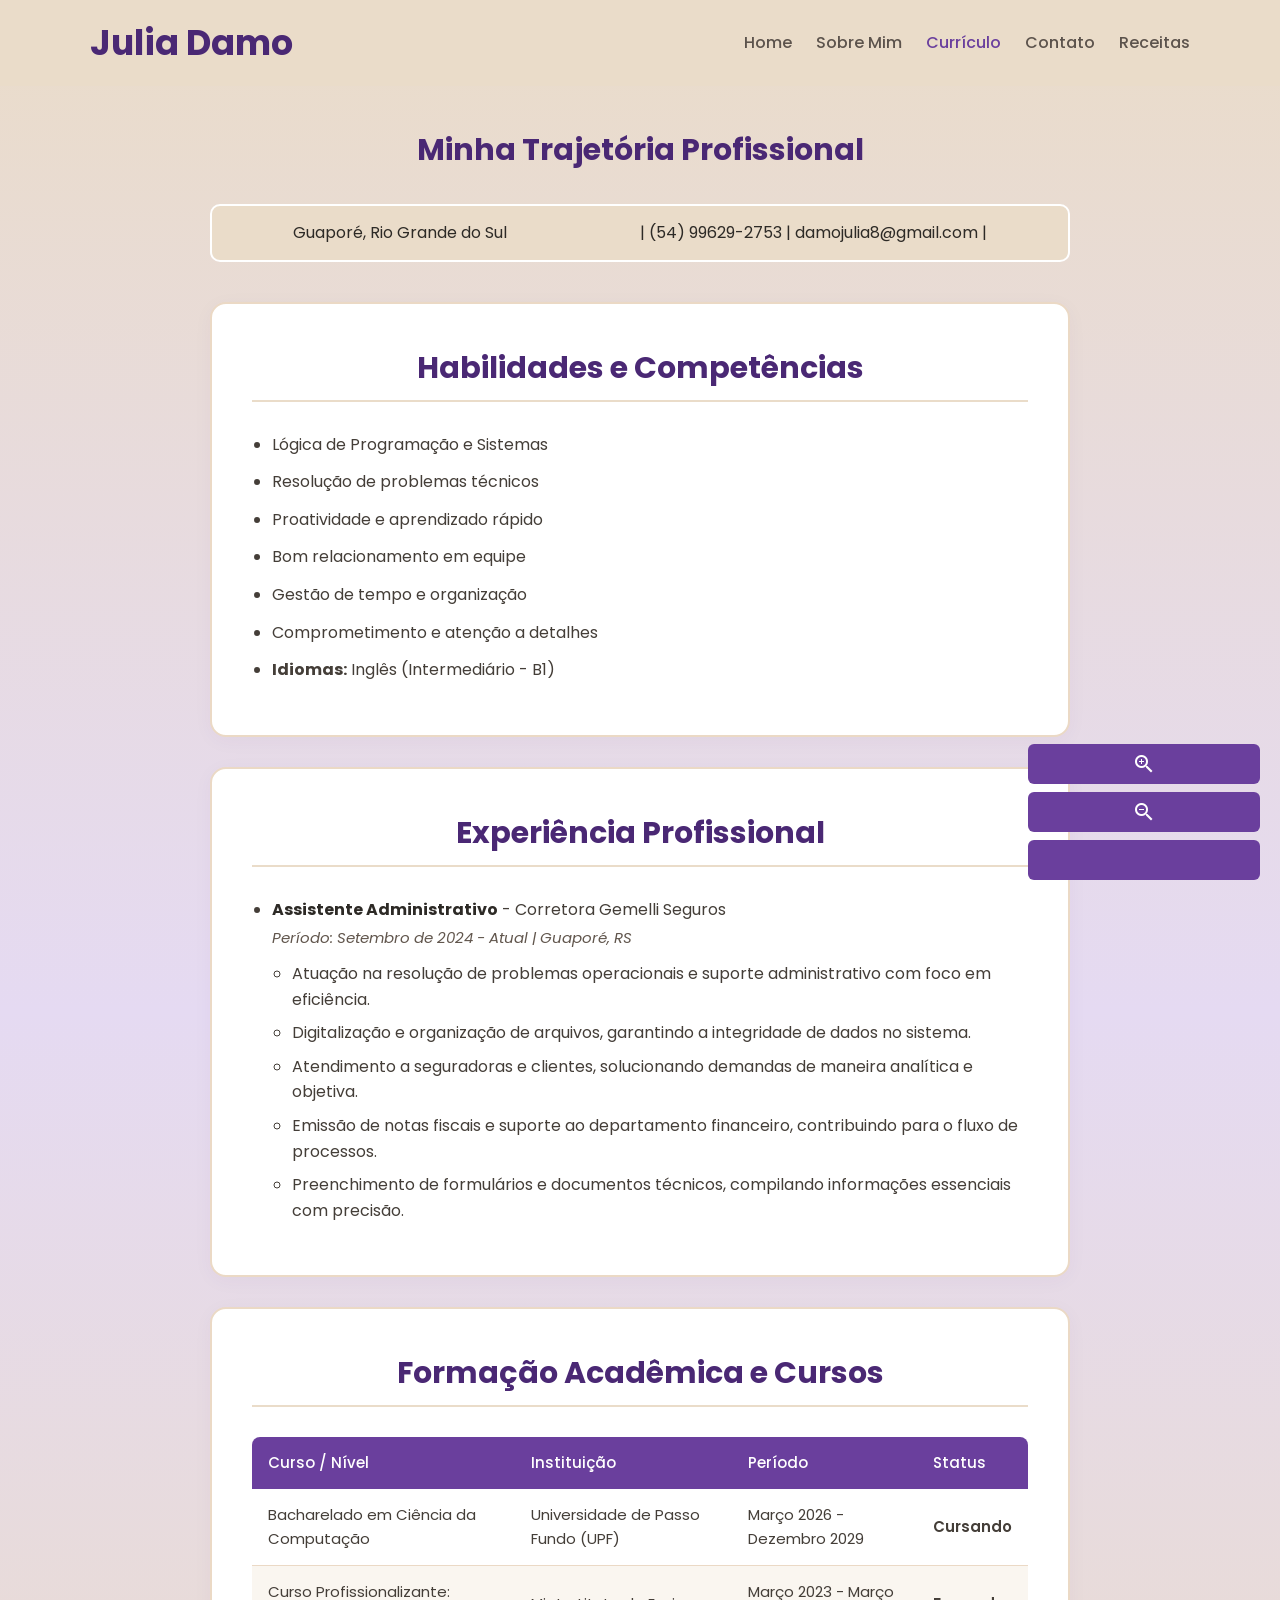
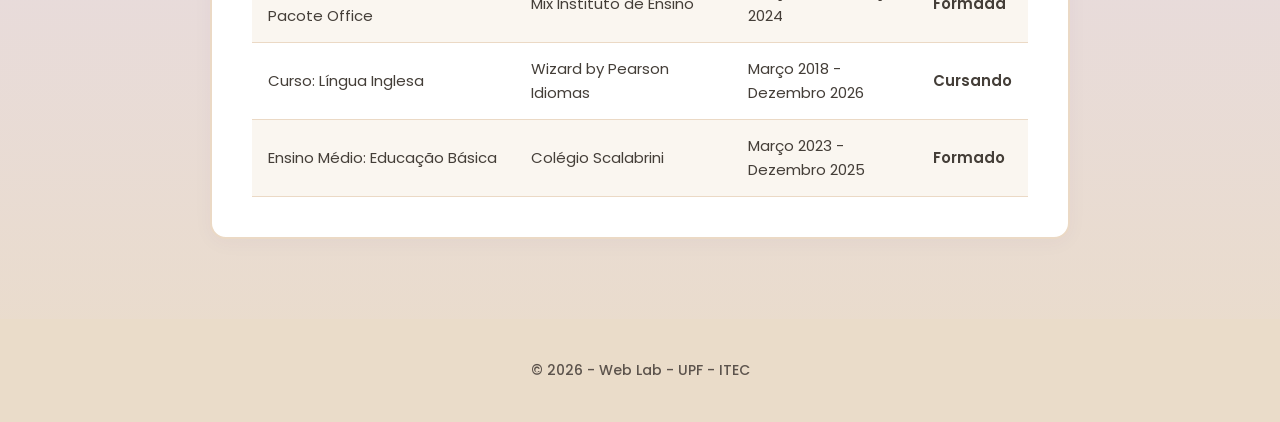
<file: paginas/curriculum.html>
<!DOCTYPE html>
<html lang="pt-BR">

<head>
    <meta charset="UTF-8">
    <meta name="viewport" content="width=device-width, initial-scale=1.0">
    <title>Currículo Profissional - Julia Damo</title>
    
    <link href="../css/style.css" rel="stylesheet">
    <link href="https://fonts.googleapis.com/icon?family=Material+Icons" rel="stylesheet">
</head>

<body>

    <header>
        <div class="cabecalho">
            <span class="logo">Julia Damo</span>
            <nav class="menu-principal">
                <ul>
                    <li><a href="index.html">Home</a></li>
                    <li><a href="about.html">Sobre Mim</a></li>
                    <li><a href="curriculum.html" class="active">Currículo</a></li>
                    <li><a href="contact.html">Contato</a></li>
                    <li><a href="receita.html">Receitas</a></li>
                </ul>
            </nav>
        </div>

    </header>


    <main class="container">
        
        <h2>Minha Trajetória Profissional</h2>

        <div class="menu-ancoras">
           <p>Guaporé, Rio Grande do Sul</p>
            <p>
            | (54) 99629-2753 | damojulia8@gmail.com |
            </p>
        </div>

        <section class="habilidades" id="Habilidades e Competências">
            <h2>Habilidades e Competências</h2>
            <ul>
                <li>Lógica de Programação e Sistemas</li>
                <li>Resolução de problemas técnicos</li>
                <li>Proatividade e aprendizado rápido</li>
                <li>Bom relacionamento em equipe</li>
                <li>Gestão de tempo e organização</li>
                <li>Comprometimento e atenção a detalhes</li>
                <li><strong>Idiomas:</strong> Inglês (Intermediário - B1)
                </li>
            </ul>
        </section>

        <section class="experiencia" id="Experiência Profissional">
            <h2>Experiência Profissional</h2>
            <ul>
                <li>
                    <strong>Assistente Administrativo</strong> - Corretora Gemelli Seguros
                    <p><em>Período: Setembro de 2024 - Atual | Guaporé, RS</em></p>
                    <ul>
                        <li>Atuação na resolução de problemas operacionais e suporte administrativo com foco em
                            eficiência.</li>
                        <li>Digitalização e organização de arquivos, garantindo a integridade de dados no sistema.</li>
                        <li>Atendimento a seguradoras e clientes, solucionando demandas de maneira analítica e
                            objetiva.</li>
                        <li>Emissão de notas fiscais e suporte ao departamento financeiro, contribuindo para o fluxo de
                            processos.</li>
                        <li>Preenchimento de formulários e documentos técnicos, compilando informações essenciais com
                            precisão.</li>
                    </ul>
                </li>
            </ul>
        </section>

        <section class="formacao" id="Formação Acadêmica e Cursos">
            <h2>Formação Acadêmica e Cursos</h2>
            <table class="formacao-table">
                <thead>
                    <tr>
                        <th>Curso / Nível</th>
                        <th>Instituição</th>
                        <th>Período</th>
                        <th>Status</th>
                    </tr>
                </thead>
                <tbody>
                    <tr>
                        <td>Bacharelado em Ciência da Computação</td>
                        <td>Universidade de Passo Fundo (UPF)</td>
                        <td>Março 2026 - Dezembro 2029</td>
                        <td class="status-cursando">Cursando </td>
                    </tr>
                    <tr>
                        <td>Curso Profissionalizante: Pacote Office</td>
                        <td>Mix Instituto de Ensino</td>
                        <td>Março 2023 - Março 2024</td>
                        <td class="status-formada">Formada </td>
                    </tr>
                    <tr>
                        <td>Curso: Língua Inglesa</td>
                        <td>Wizard by Pearson Idiomas</td>
                        <td>Março 2018 - Dezembro 2026</td>
                        <td class="status-cursando">Cursando </td>
                    </tr>
                    <tr>
                        <td>Ensino Médio: Educação Básica</td>
                        <td>Colégio Scalabrini</td>
                        <td>Março 2023 - Dezembro 2025</td>
                        <td class="status-formado">Formado </td>
                    </tr>
                </tbody>
            </table>
        </section>
    </main>

    <footer>
        <p>© 2026 - Web Lab - UPF - ITEC</p>
    </footer>

    <div class="controles-acessibilidade">
            <button id="btnAumentar" title="Aumentar Letra"><span class="material-icons">zoom_in</span></button>
            <button id="btnDiminuir" title="Diminuir Letra"><span class="material-icons">zoom_out</span></button>
            <button id="btnTheme" title="Alternar Tema"><span class="material-icons">dark_mode</span></button>
    </div>

    <script src="../js/script.js"></script>

</body>

</html>
</file>
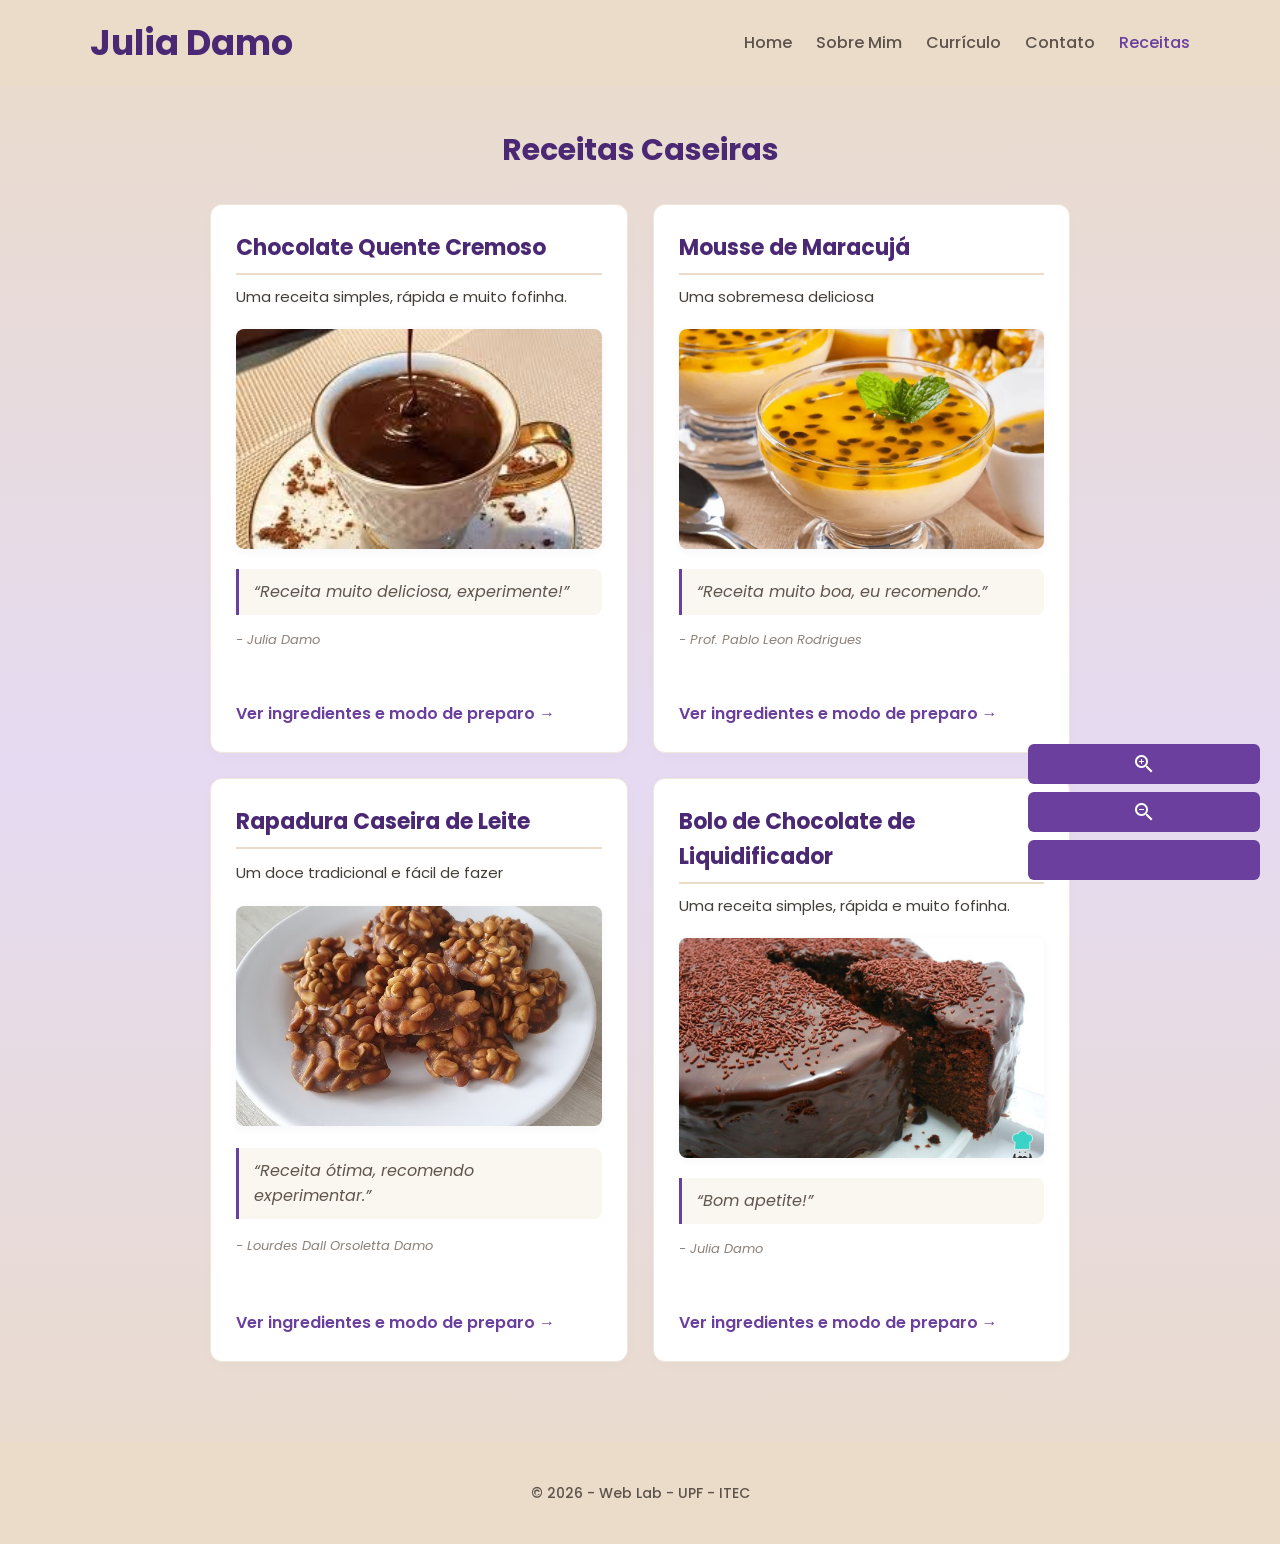
<file: paginas/receita.html>
<!DOCTYPE html>
<html lang="pt-BR">
<head>
    <meta charset="UTF-8">
    <meta name="viewport" content="width=device-width, initial-scale=1.0">
    <title>Receitas Web Lab</title>
    
    <link href="../css/style.css" rel="stylesheet">
    <link href="https://fonts.googleapis.com/icon?family=Material+Icons" rel="stylesheet">
</head>
<body>

    <header>
        <div class="cabecalho">
            <span class="logo">Julia Damo</span>
            <nav class="menu-principal">
                <ul>
                    <li><a href="index.html">Home</a></li>
                    <li><a href="about.html">Sobre Mim</a></li>
                    <li><a href="curriculum.html">Currículo</a></li>
                    <li><a href="contact.html">Contato</a></li>
                    <li><a href="receita.html" class="active">Receitas</a></li>
                </ul>
            </nav>
        </div>

    </header>

    <main class="container">
        <h2>Receitas Caseiras</h2>

        <div class="listas-section">

            <article class="lista-item" id="chocolate-quente">
                <h3>Chocolate Quente Cremoso</h3> 
                <p>Uma receita simples, rápida e muito fofinha.</p>
                <img src="../assets/cholocatequente.jpeg" alt="Imagem de um chocolate quente cremoso" class="recipe-img" style="width: 100%; border-radius: 8px; margin: 10px 0;">
                <blockquote><q>Receita muito deliciosa, experimente!</q></blockquote>
                <p><em>- Julia Damo</em></p>
                <br>
                <a href="../receitas/chocolatequente.html" style="color: #6a3f9d; font-weight: 600; text-decoration: none;">Ver ingredientes e modo de preparo &rarr;</a>
            </article>

            <article class="lista-item" id="mousse-maracuja">
                <h3>Mousse de Maracujá</h3>
                <p>Uma sobremesa deliciosa</p>
                <img src="../assets/mousse.jpeg" alt="Imagem de um mousse de maracujá" class="recipe-img" style="width: 100%; border-radius: 8px; margin: 10px 0;">
                <blockquote><q>Receita muito boa, eu recomendo.</q></blockquote>
                <p><em>- Prof. Pablo Leon Rodrigues</em></p>
                <br>
                <a href="../receitas/mousse.html" style="color: #6a3f9d; font-weight: 600; text-decoration: none;">Ver ingredientes e modo de preparo &rarr;</a>
            </article>

            <article class="lista-item" id="rapadura-caseira">
                <h3>Rapadura Caseira de Leite</h3>
                <p>Um doce tradicional e fácil de fazer</p>
                <img src="../assets/rapadura.jpeg" alt="Imagem de uma rapadura caseira de leite" class="recipe-img" style="width: 100%; border-radius: 8px; margin: 10px 0;">    
                <blockquote><q>Receita ótima, recomendo experimentar.</q></blockquote>
                <p><em>- Lourdes Dall Orsoletta Damo</em></p>
                <br>
                <a href="../receitas/rapadura.html" style="color: #6a3f9d; font-weight: 600; text-decoration: none;">Ver ingredientes e modo de preparo &rarr;</a>
            </article>

            <article class="lista-item" id="bolo-chocolate">
                <h3>Bolo de Chocolate de Liquidificador</h3>
                <p>Uma receita simples, rápida e muito fofinha.</p>
                <img src="../assets/bolo.jpeg" alt="Imagem de um bolo de chocolate de liquidificador" class="recipe-img" style="width: 100%; border-radius: 8px; margin: 10px 0;">
                <blockquote><q>Bom apetite!</q></blockquote>
                <p><em>- Julia Damo</em></p>
                <br>
                <a href="../receitas/bolo.html" style="color: #6a3f9d; font-weight: 600; text-decoration: none;">Ver ingredientes e modo de preparo &rarr;</a>
            </article>

        </div>
    </main>

    <footer>
        <p>© 2026 - Web Lab - UPF - ITEC</p>
    </footer>

    <div class="controles-acessibilidade">
            <button id="btnAumentar" title="Aumentar Letra"><span class="material-icons">zoom_in</span></button>
            <button id="btnDiminuir" title="Diminuir Letra"><span class="material-icons">zoom_out</span></button>
            <button id="btnTheme" title="Alternar Tema"><span class="material-icons">dark_mode</span></button>
    </div>

    <script src="../js/script.js"></script>

</body>
</html>
</file>
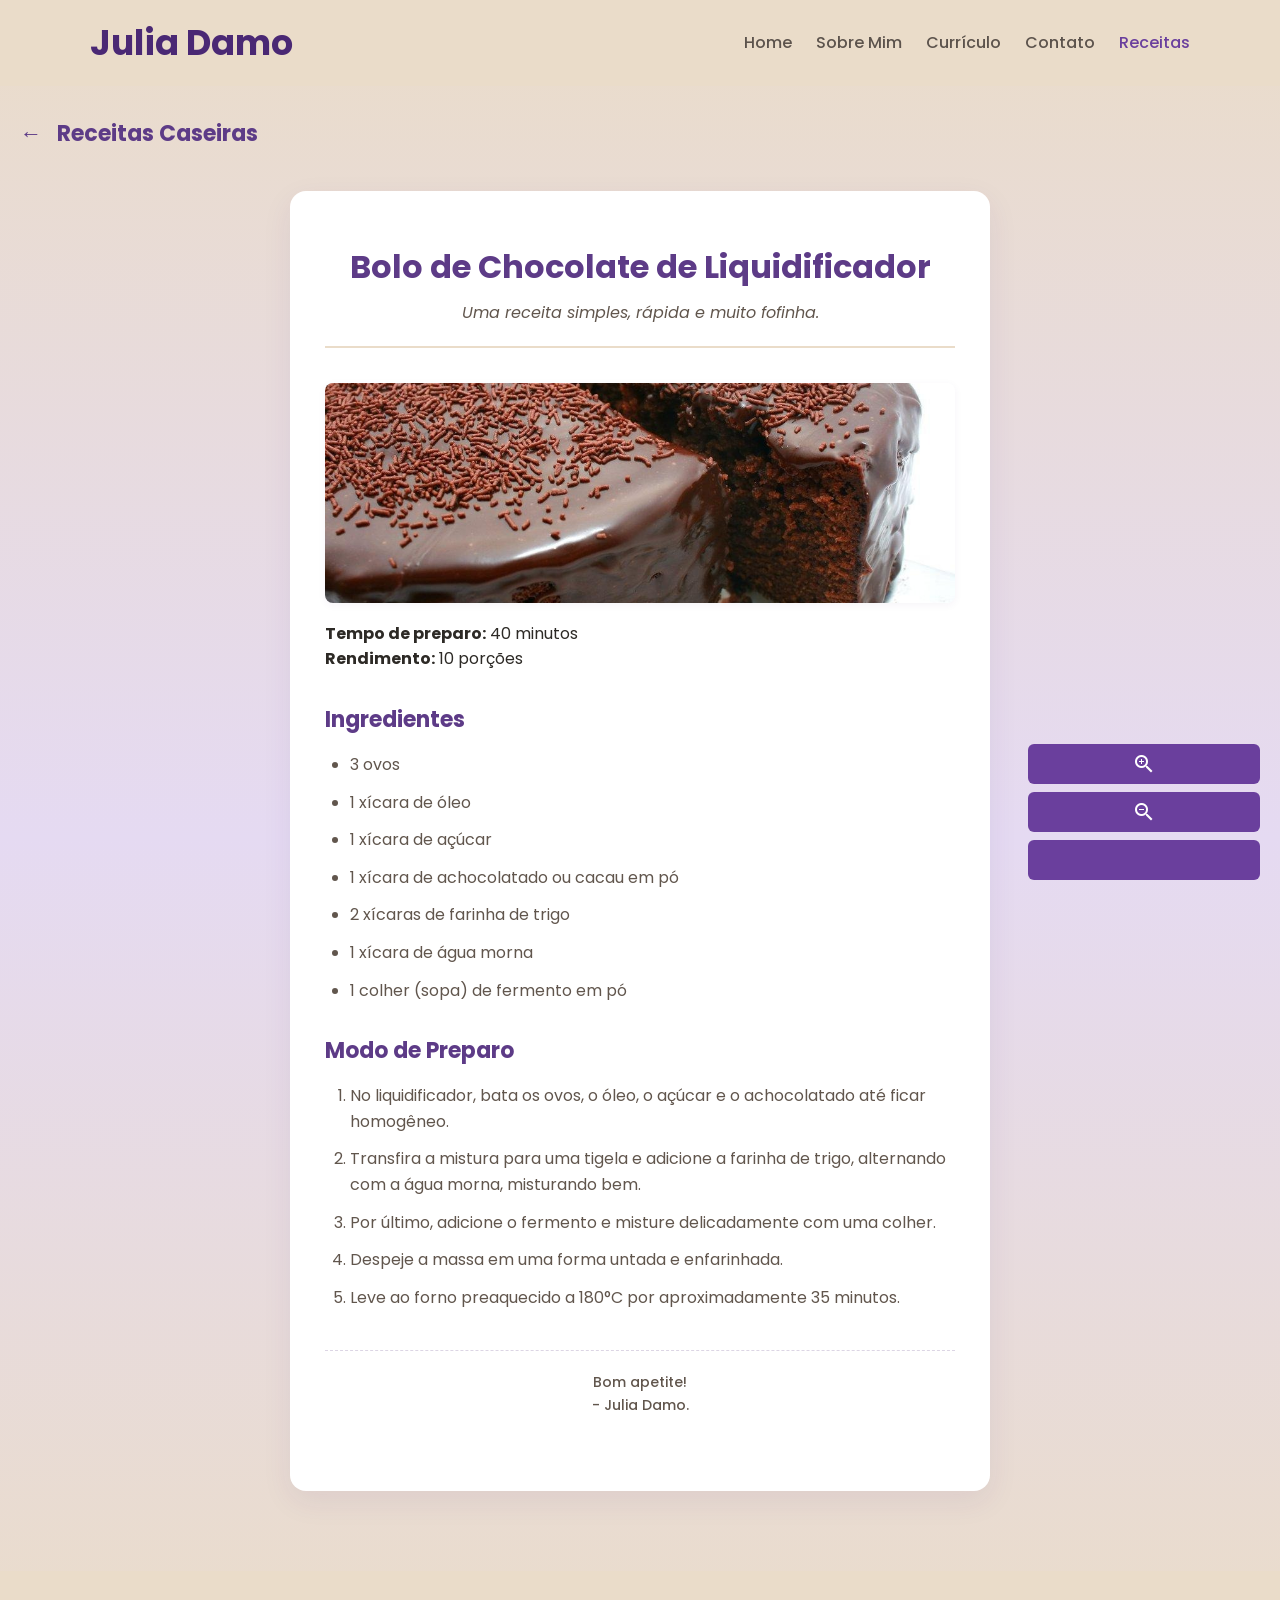
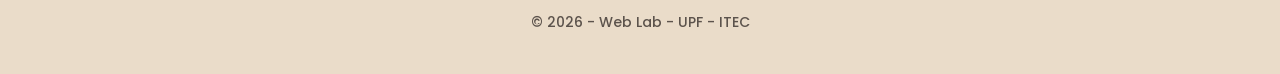
<file: receitas/bolo.html>
<!DOCTYPE html>
<html lang="pt-BR">

<head>
    <meta charset="UTF-8">
    <title>Receitas Web Lab</title>
    <link href="../css/style.css" rel="stylesheet">
    <link href="https://fonts.googleapis.com/icon?family=Material+Icons" rel="stylesheet">
</head>

<body>
    <header>
        <div class="cabecalho">
            <span class="logo">Julia Damo</span>
            <nav class="menu-principal">
                <ul>
                    <li><a href="../index.html">Home</a></li>
                    <li><a href="../about.html">Sobre Mim</a></li>
                    <li><a href="../curriculum.html">Currículo</a></li>
                    <li><a href="../contact.html">Contato</a></li>
                    <li><a href="../receita.html" class="active">Receitas</a></li>
                </ul>
            </nav>
        </div>

    </header>
<main>
    <a href="../receita.html">
    <h2 class="receitascaseiras">
    <span class="seta-voltar">&LeftArrow;</span> Receitas Caseiras
    </h2>
    </a>
    <section id="receita">
        <header>
            <h1>Bolo de Chocolate de Liquidificador</h1>
            <p>Uma receita simples, rápida e muito fofinha.</p>
        </header>

        <img src="../assets/bolo.jpeg" alt="Imagem de um bolo de chocolate de liquidificador" class="recipe-img" style="width: 100%; border-radius: 8px; margin: 10px 0;">

        <div>
            <p><strong>Tempo de preparo:</strong> 40 minutos</p>
            <p><strong>Rendimento:</strong> 10 porções</p>
        </div>

        <h2>Ingredientes</h2>
        <ul>
            <li>3 ovos</li>
            <li>1 xícara de óleo</li>
            <li>1 xícara de açúcar</li>
            <li>1 xícara de achocolatado ou cacau em pó</li>
            <li>2 xícaras de farinha de trigo</li>
            <li>1 xícara de água morna</li>
            <li>1 colher (sopa) de fermento em pó</li>
        </ul>

        <h2>Modo de Preparo</h2>
        <ol>
            <li>No liquidificador, bata os ovos, o óleo, o açúcar e o achocolatado até ficar homogêneo.</li>
            <li>Transfira a mistura para uma tigela e adicione a farinha de trigo, alternando com a água morna,
                misturando bem.</li>
            <li>Por último, adicione o fermento e misture delicadamente com uma colher.</li>
            <li>Despeje a massa em uma forma untada e enfarinhada.</li>
            <li>Leve ao forno preaquecido a 180°C por aproximadamente 35 minutos.</li>
        </ol>

        <footer>
            <p>Bom apetite!</p>
            <p>- Julia Damo.</p>
        </footer>
    </section>
</main>

    <footer>
        <p>© 2026 - Web Lab - UPF - ITEC</p>
    </footer>

    <div class="controles-acessibilidade">
            <button id="btnAumentar" title="Aumentar Letra"><span class="material-icons">zoom_in</span></button>
            <button id="btnDiminuir" title="Diminuir Letra"><span class="material-icons">zoom_out</span></button>
            <button id="btnTheme" title="Alternar Tema"><span class="material-icons">dark_mode</span></button>
    </div>

    <script src="../js/script.js"></script>

</body>

</html>
</file>
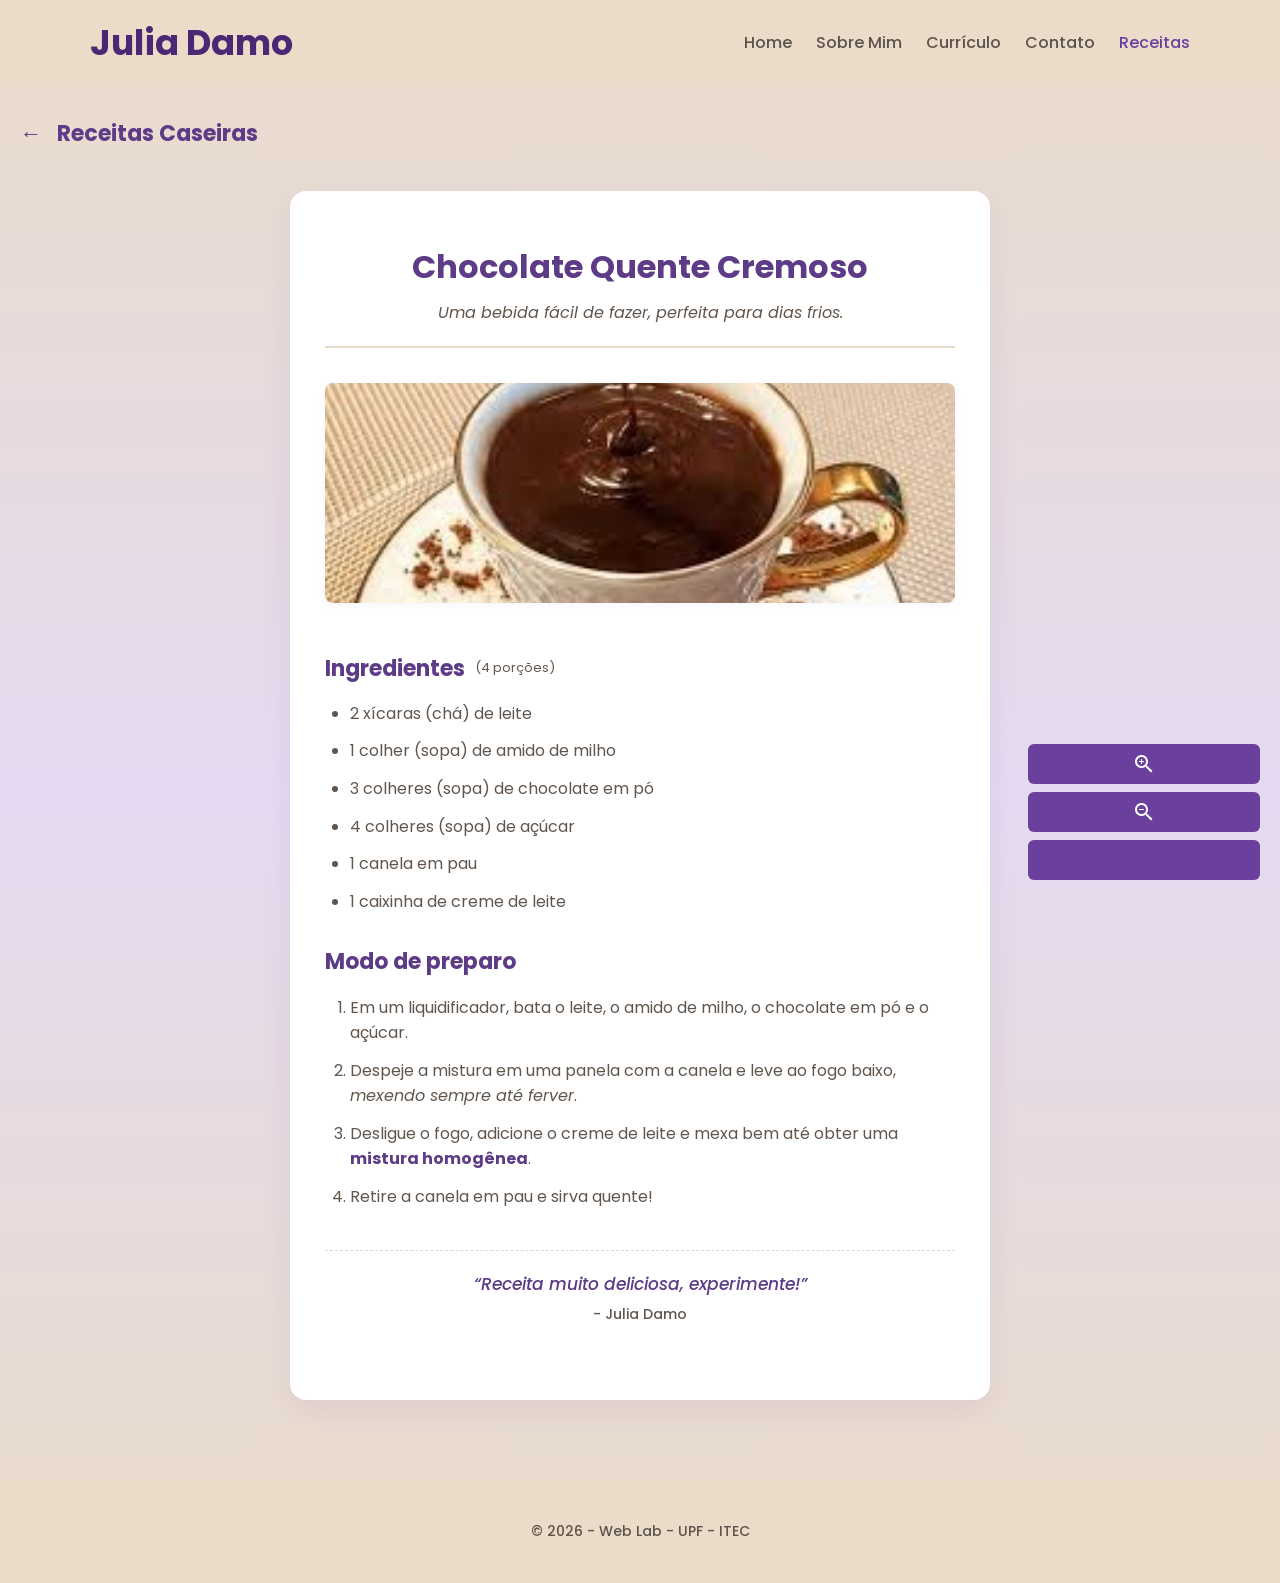
<file: receitas/chocolatequente.html>
<!DOCTYPE html>
<html lang="pt-BR">

<head>
    <meta charset="UTF-8">
    <title>Receitas Web Lab</title>
    <link href="../css/style.css" rel="stylesheet">
    <link href="https://fonts.googleapis.com/icon?family=Material+Icons" rel="stylesheet">
</head>

<body>
    <header>
        <div class="cabecalho">
            <span class="logo">Julia Damo</span>
            <nav class="menu-principal">
                <ul>
                    <li><a href="../index.html">Home</a></li>
                    <li><a href="../about.html">Sobre Mim</a></li>
                    <li><a href="../curriculum.html">Currículo</a></li>
                    <li><a href="../contact.html">Contato</a></li>
                    <li><a href="../receita.html" class="active">Receitas</a></li>
                </ul>
            </nav>
        </div>

    </header>

    <main>
        <a href="../receita.html">
        <h2 class="receitascaseiras">
        <span class="seta-voltar">&LeftArrow;</span> Receitas Caseiras
        </h2>
        </a>
        <section id="receita">
            <header>
                <h1>Chocolate Quente Cremoso</h1>
                <p>Uma bebida fácil de fazer, perfeita para dias frios.</p>
            </header>
            <img src="../assets/cholocatequente.jpeg" alt="Imagem de um chocolate quente cremoso" class="recipe-img" style="width: 100%; border-radius: 8px; margin: 10px 0;">
            <div>
                <h2>Ingredientes <small>(4 porções)</small></h2>
            </div>
            <ul>
                <li>2 xícaras (chá) de leite</li>
                <li>1 colher (sopa) de amido de milho</li>
                <li>3 colheres (sopa) de chocolate em pó</li>
                <li>4 colheres (sopa) de açúcar</li>
                <li>1 canela em pau</li>
                <li>1 caixinha de creme de leite</li>
            </ul>

            <h2>Modo de preparo</h2>
            <ol>
                <li>Em um liquidificador, bata o leite, o amido de milho, o chocolate em pó e o açúcar.</li>
                <li>Despeje a mistura em uma panela com a canela e leve ao fogo baixo, <i>mexendo sempre até ferver</i>.
                </li>
                <li>Desligue o fogo, adicione o creme de leite e mexa bem até obter uma <b>mistura homogênea</b>.</li>
                <li>Retire a canela em pau e sirva quente!</li>
            </ol>

            <footer>
                <q>Receita muito deliciosa, experimente!</q>
                <p>- Julia Damo</p>
            </footer>
        </section>
    </main>

    <footer>
        <p>© 2026 - Web Lab - UPF - ITEC</p>
    </footer>

    <div class="controles-acessibilidade">
            <button id="btnAumentar" title="Aumentar Letra"><span class="material-icons">zoom_in</span></button>
            <button id="btnDiminuir" title="Diminuir Letra"><span class="material-icons">zoom_out</span></button>
            <button id="btnTheme" title="Alternar Tema"><span class="material-icons">dark_mode</span></button>
    </div>

    <script src="../js/script.js"></script>

</body>

</html>
</file>
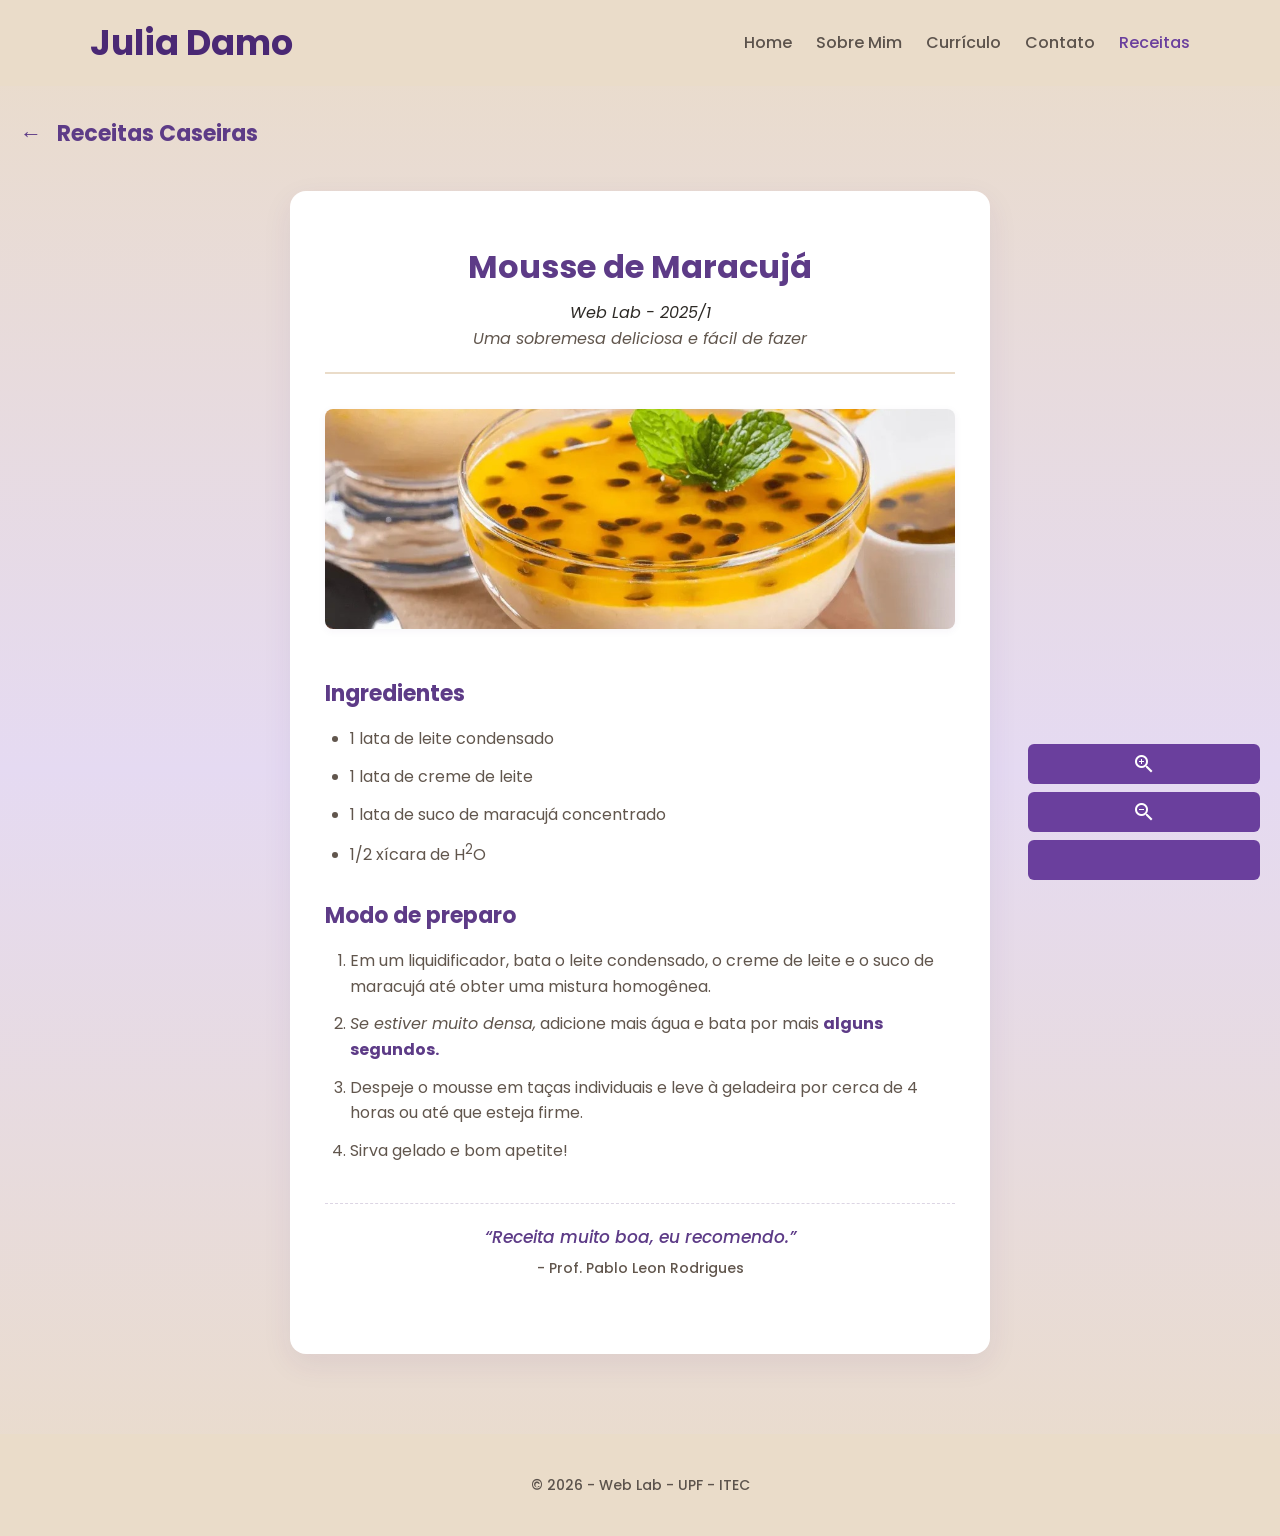
<file: receitas/mousse.html>
<!DOCTYPE html>
<html lang="pt-BR">

<head>
    <meta charset="UTF-8">
    <title>Receitas Web Lab</title>
    <link href="../css/style.css" rel="stylesheet">
    <link href="https://fonts.googleapis.com/icon?family=Material+Icons" rel="stylesheet">
</head>

<body>
    <header>
        <div class="cabecalho">
            <span class="logo">Julia Damo</span>
            <nav class="menu-principal">
                <ul>
                    <li><a href="../index.html">Home</a></li>
                    <li><a href="../about.html">Sobre Mim</a></li>
                    <li><a href="../curriculum.html">Currículo</a></li>
                    <li><a href="../contact.html">Contato</a></li>
                    <li><a href="../receita.html" class="active">Receitas</a></li>
                </ul>
            </nav>
        </div>

    </header>

    <main>
        <a href="../receita.html">
        <h2 class="receitascaseiras">
        <span class="seta-voltar">&LeftArrow;</span> Receitas Caseiras
        </h2>
        </a>
        <section id="receita">
            <header>
                <h1>Mousse de Maracujá</h1>
                <cite>Web Lab - 2025/1</cite>
                <p>Uma sobremesa deliciosa e fácil de fazer</p>
            </header>
            
            <img src="../assets/mousse.jpeg" alt="Imagem de um mousse de maracujá" class="recipe-img" style="width: 100%; border-radius: 8px; margin: 10px 0;">

            <h2>Ingredientes</h2>
            <ul>
                <li>1 lata de leite condensado</li>
                <li>1 lata de creme de leite</li>
                <li>1 lata de suco de maracujá concentrado</li>
                <li>1/2 xícara de H<sup>2</sup>O</li>
            </ul>

            <h2>Modo de preparo</h2>
            <ol>
                <li>Em um liquidificador, bata o leite condensado, o creme de leite e o suco de maracujá até obter uma
                    mistura homogênea.</li>
                <li><i>Se estiver muito densa,</i> adicione mais água e bata por mais <b>alguns segundos.</b></li>
                <li>Despeje o mousse em taças individuais e leve à geladeira por cerca de 4 horas ou até que esteja
                    firme.</li>
                <li>Sirva gelado e bom apetite!</li>
            </ol>

            <footer>
                <q>Receita muito boa, eu recomendo.</q>
                <p>- Prof. Pablo Leon Rodrigues</p>
            </footer>
        </section>

    </main>

    <footer>
        <p>© 2026 - Web Lab - UPF - ITEC</p>
    </footer>

    <div class="controles-acessibilidade">
            <button id="btnAumentar" title="Aumentar Letra"><span class="material-icons">zoom_in</span></button>
            <button id="btnDiminuir" title="Diminuir Letra"><span class="material-icons">zoom_out</span></button>
            <button id="btnTheme" title="Alternar Tema"><span class="material-icons">dark_mode</span></button>
    </div>

    <script src="../js/script.js"></script>

</body>

</html>
</file>
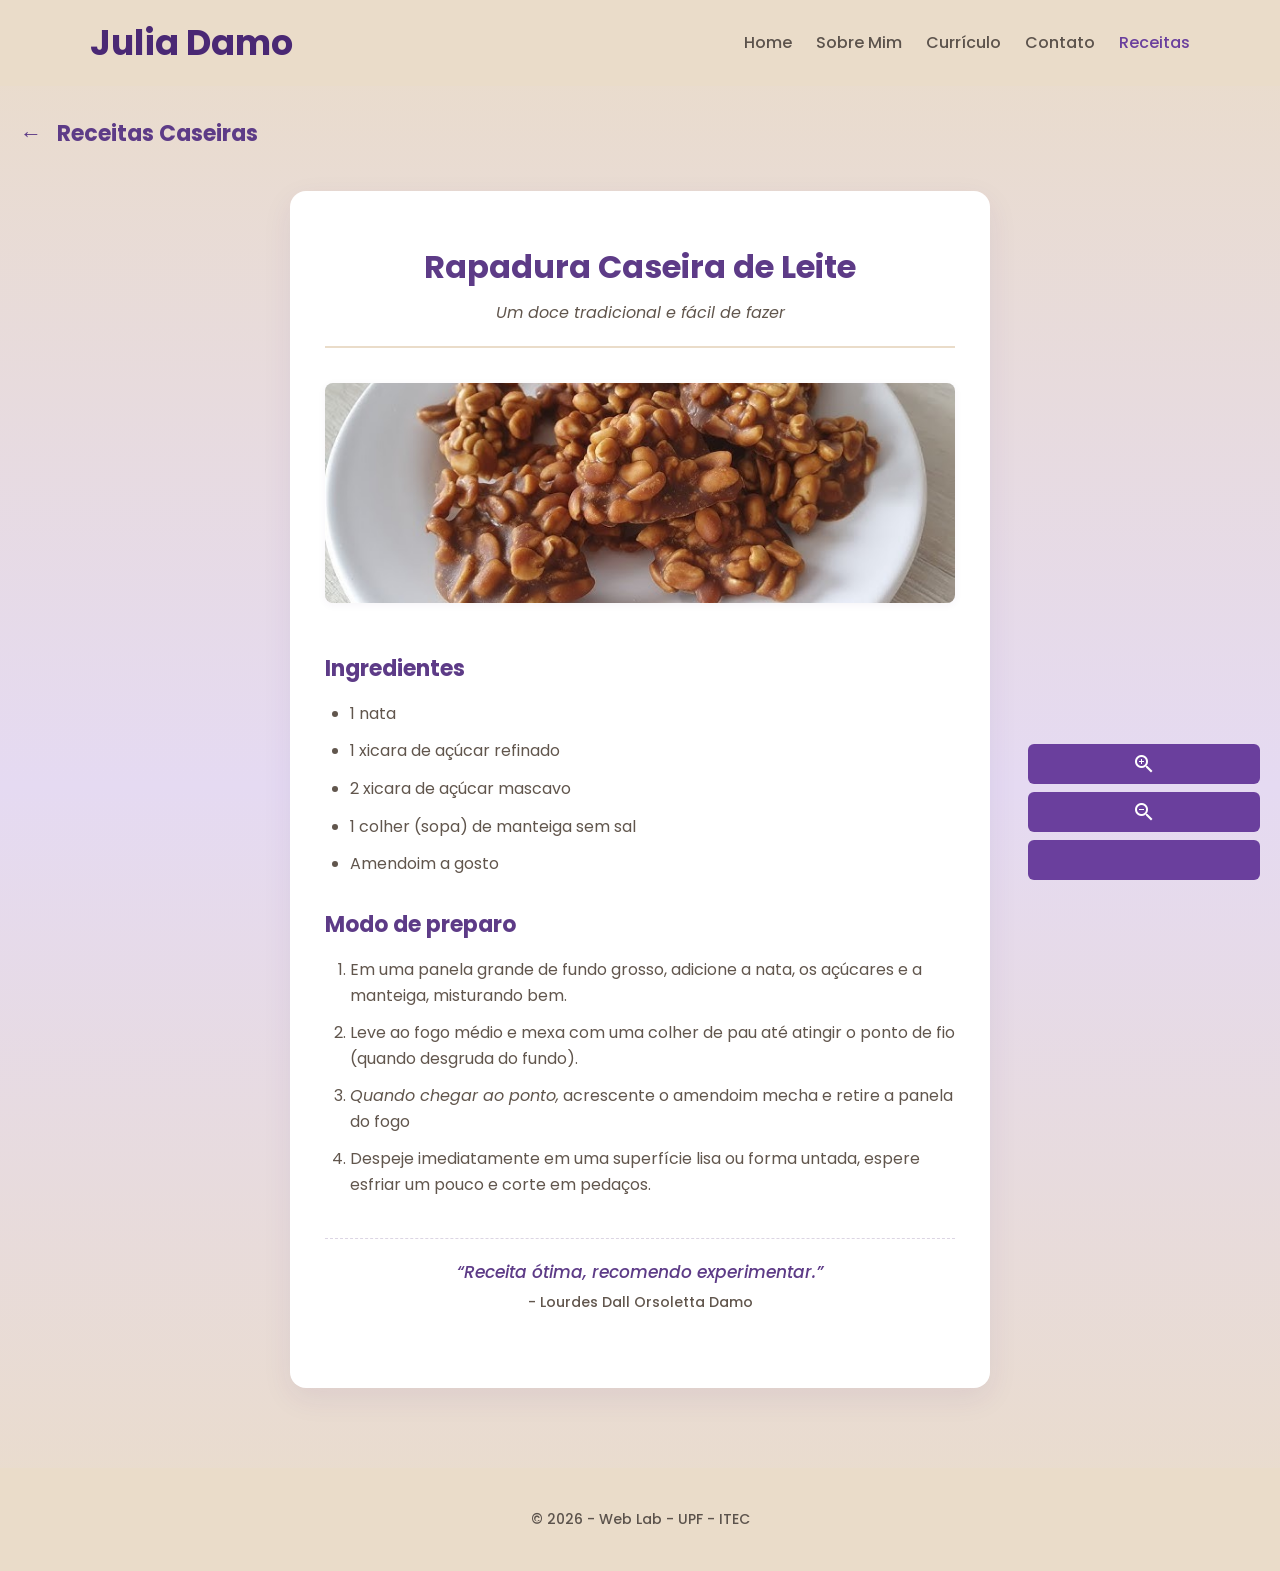
<file: receitas/rapadura.html>
<!DOCTYPE html>
<html lang="pt-BR">
<head>
    <meta charset="UTF-8">
    <title>Receitas Web Lab</title>
        <link href="../css/style.css" rel="stylesheet">
        <link href="https://fonts.googleapis.com/icon?family=Material+Icons" rel="stylesheet">
</head>
<body>
    <header>
        <div class="cabecalho">
            <span class="logo">Julia Damo</span>
            <nav class="menu-principal">
                <ul>
                    <li><a href="../index.html">Home</a></li>
                    <li><a href="../about.html">Sobre Mim</a></li>
                    <li><a href="../curriculum.html">Currículo</a></li>
                    <li><a href="../contact.html">Contato</a></li>
                    <li><a href="../receita.html" class="active">Receitas</a></li>
                </ul>
            </nav>
        </div>
        
    </header>


    <main>
        <a href="../receita.html">
        <h2 class="receitascaseiras">
        <span class="seta-voltar">&LeftArrow;</span> Receitas Caseiras
        </h2>
        </a>
        <section id="receita">
            <header>
                <h1>Rapadura Caseira de Leite</h1>
                <p>Um doce tradicional e fácil de fazer</p>
            </header>
            
            <img src="../assets/rapadura.jpeg" alt="Imagem de uma rapadura caseira de leite" class="recipe-img" style="width: 100%; border-radius: 8px; margin: 10px 0;"> 

            <h2>Ingredientes</h2>
            <ul>
                <li>1 nata</li>
                <li>1 xicara de açúcar refinado</li>
                <li>2 xicara de açúcar mascavo</li>
                <li>1 colher (sopa) de manteiga sem sal</li>
                <li>Amendoim a gosto</li>
            </ul>

            <h2>Modo de preparo</h2>
            <ol>
                <li>Em uma panela grande de fundo grosso, adicione a nata, os açúcares e a manteiga, misturando bem.</li>
                <li>Leve ao fogo médio e mexa com uma colher de pau até atingir o ponto de fio (quando desgruda do fundo).</li>
                <li><i>Quando chegar ao ponto,</i>  acrescente o amendoim mecha e retire a panela do fogo </li>
                <li>Despeje imediatamente em uma superfície lisa ou forma untada, espere esfriar um pouco e corte em pedaços.</li>
            </ol>

            <footer>
                <q>Receita ótima, recomendo experimentar.</q>
                <p>- Lourdes Dall Orsoletta Damo</p>
            </footer>
        </section>

    </main>

    <footer>
        <p>© 2026 - Web Lab - UPF - ITEC</p>
    </footer>

    <div class="controles-acessibilidade">
            <button id="btnAumentar" title="Aumentar Letra"><span class="material-icons">zoom_in</span></button>
            <button id="btnDiminuir" title="Diminuir Letra"><span class="material-icons">zoom_out</span></button>
            <button id="btnTheme" title="Alternar Tema"><span class="material-icons">dark_mode</span></button>
    </div>

    <script src="../js/script.js"></script>

</body>
</html>
</file>
<file: css/style.css>
@import url('https://fonts.googleapis.com/css2?family=Poppins:wght@300;400;500;600;700&display=swap');

@import url('index.css');
@import url('about.css');
@import url('curriculum.css');
@import url('contact.css');
@import url('receita.css');

:root {
  --cor-primaria:        #6a3f9d; 
  --cor-primaria-escura: #53307d; 
  --cor-titulo:          #4a2874; 
  --cor-subtitulo:       #5d3b87; 
  --cor-accent-claro:    #e5daf2; 

  --cor-fundo:           #eadcc9; 
  --cor-borda:           #ebd9c5; 
  --cor-fundo-input:     #faf6f0; 
  --cor-card:            #ffffff; 

  --cor-texto:           #2d2a26; 
  --cor-texto-medio:     #443e38; 
  --cor-texto-suave:     #61564d; 
  --cor-texto-muted:     #8c827a; 
  --cor-nav:             #5c534c; 

  --cor-status-cursando: #6a3f9d;
  --cor-status-formado:  #2e592a;

  --fonte-principal: 'Poppins', sans-serif;

  --texto-xs:   0.8125rem;
  --texto-sm:   0.875rem;  
  --texto-base: 0.9375rem; 
  --texto-md:   1rem;      
  --texto-lg:   1.125rem; 
  --texto-xl:   1.375rem;
  --texto-2xl:  1.625rem;  
  --texto-3xl:  1.875rem;  
  --texto-4xl:  2.25rem;  

  --espaco-xs:  0.5rem;    
  --espaco-sm:  0.75rem;  
  --espaco-md:  1.25rem;  
  --espaco-lg:  1.875rem;  
  --espaco-xl:  2.5rem; 
  --espaco-2xl: 5rem;     

  --radius-sm:  6px;
  --radius-md:  8px;
  --radius-lg:  12px;
  --radius-xl:  16px;

  --sombra-card:   0 4px 20px rgba(74, 40, 116, 0.04);
  --sombra-forte:  0 10px 30px rgba(75, 44, 110, 0.08);
}

body.dark-mode {
  --cor-primaria:        #a57cd6; 
  --cor-primaria-escura: #bc9be0; 
  --cor-titulo:          #e1daf2;
  --cor-subtitulo:       #c7b3e5;
  --cor-accent-claro:    #3d2854;

  --cor-fundo:           #1a1715; 
  --cor-borda:           #2d2722;
  --cor-fundo-input:     #24201c; 
  --cor-card:            #201c19;

  --cor-texto:           #f4f1ed; 
  --cor-texto-medio:     #e4ded5;
  --cor-texto-suave:     #b8ada3; 
  --cor-texto-muted:     #8a7f75; 
  --cor-nav:             #cdc3b8; 

  --cor-status-cursando: #a57cd6; 
  --cor-status-formado:  #529c4b; 
}

*, *::before, *::after {
  margin: 0;
  padding: 0;
  box-sizing: border-box;
}

body {
  font-family: var(--fonte-principal);
  background: var(--cor-fundo);
  background: linear-gradient(180deg, var(--cor-fundo) 0%, var(--cor-accent-claro) 50%, var(--cor-fundo) 100%);
  background-attachment: scroll;
  color: var(--cor-texto);
  line-height: 1.6;
}

header {
  background-color: var(--cor-fundo);
  padding: 15px 5%;
}

.cabecalho {
  display: flex;
  justify-content: space-between;
  align-items: center;
  max-width: 68.75rem;
  margin: 0 auto;
}

.logo {
  font-size: 2.1875rem;
  font-weight: 700;
  color: var(--cor-titulo);
}

.menu-principal ul {
  list-style: none;
  display: flex;
  gap: 1.5rem;
}

.menu-principal a {
  text-decoration: none;
  color: var(--cor-nav);
  font-weight: 500;
  transition: color 0.2s;
}

.menu-principal a:hover,
.menu-principal a.active {
  color: var(--cor-primaria);
}

.controles-acessibilidade {
  position: fixed; 
  bottom: 20px; 
  right: 20px; 
  display: flex;
  flex-direction: column; 
  gap: var(--espaco-xs); 
  z-index: 9999; 
}

.controles-acessibilidade button {
  background: var(--cor-primaria);
  color: #ffffff;
  border: none;
  padding: 0.5rem; 
  border-radius: var(--radius-sm);
  cursor: pointer;
  transition: background 0.3s;
  
  display: flex;
  align-items: center;
  justify-content: center;
}

.controles-acessibilidade button:hover {
  background: var(--cor-primaria-escura);
}

.container {
  max-width: 56.25rem;
  margin: var(--espaco-xl) auto;
  padding: 0 var(--espaco-md);
}

.container h2 {
  font-size: var(--texto-3xl);
  color: var(--cor-titulo);
  margin-bottom: var(--espaco-lg);
  display: flex;
  justify-content: center;
}

footer {
  text-align: center;
  padding: var(--espaco-xl);
  background-color: var(--cor-fundo);
  color: var(--cor-nav);
  margin-top: var(--espaco-2xl);
  font-size: var(--texto-sm);
  font-weight: 500;
}

@media (max-width: 48rem) {
  .cabecalho {
    flex-direction: column;
    gap: 0.9375rem;
  }
}
</file>
